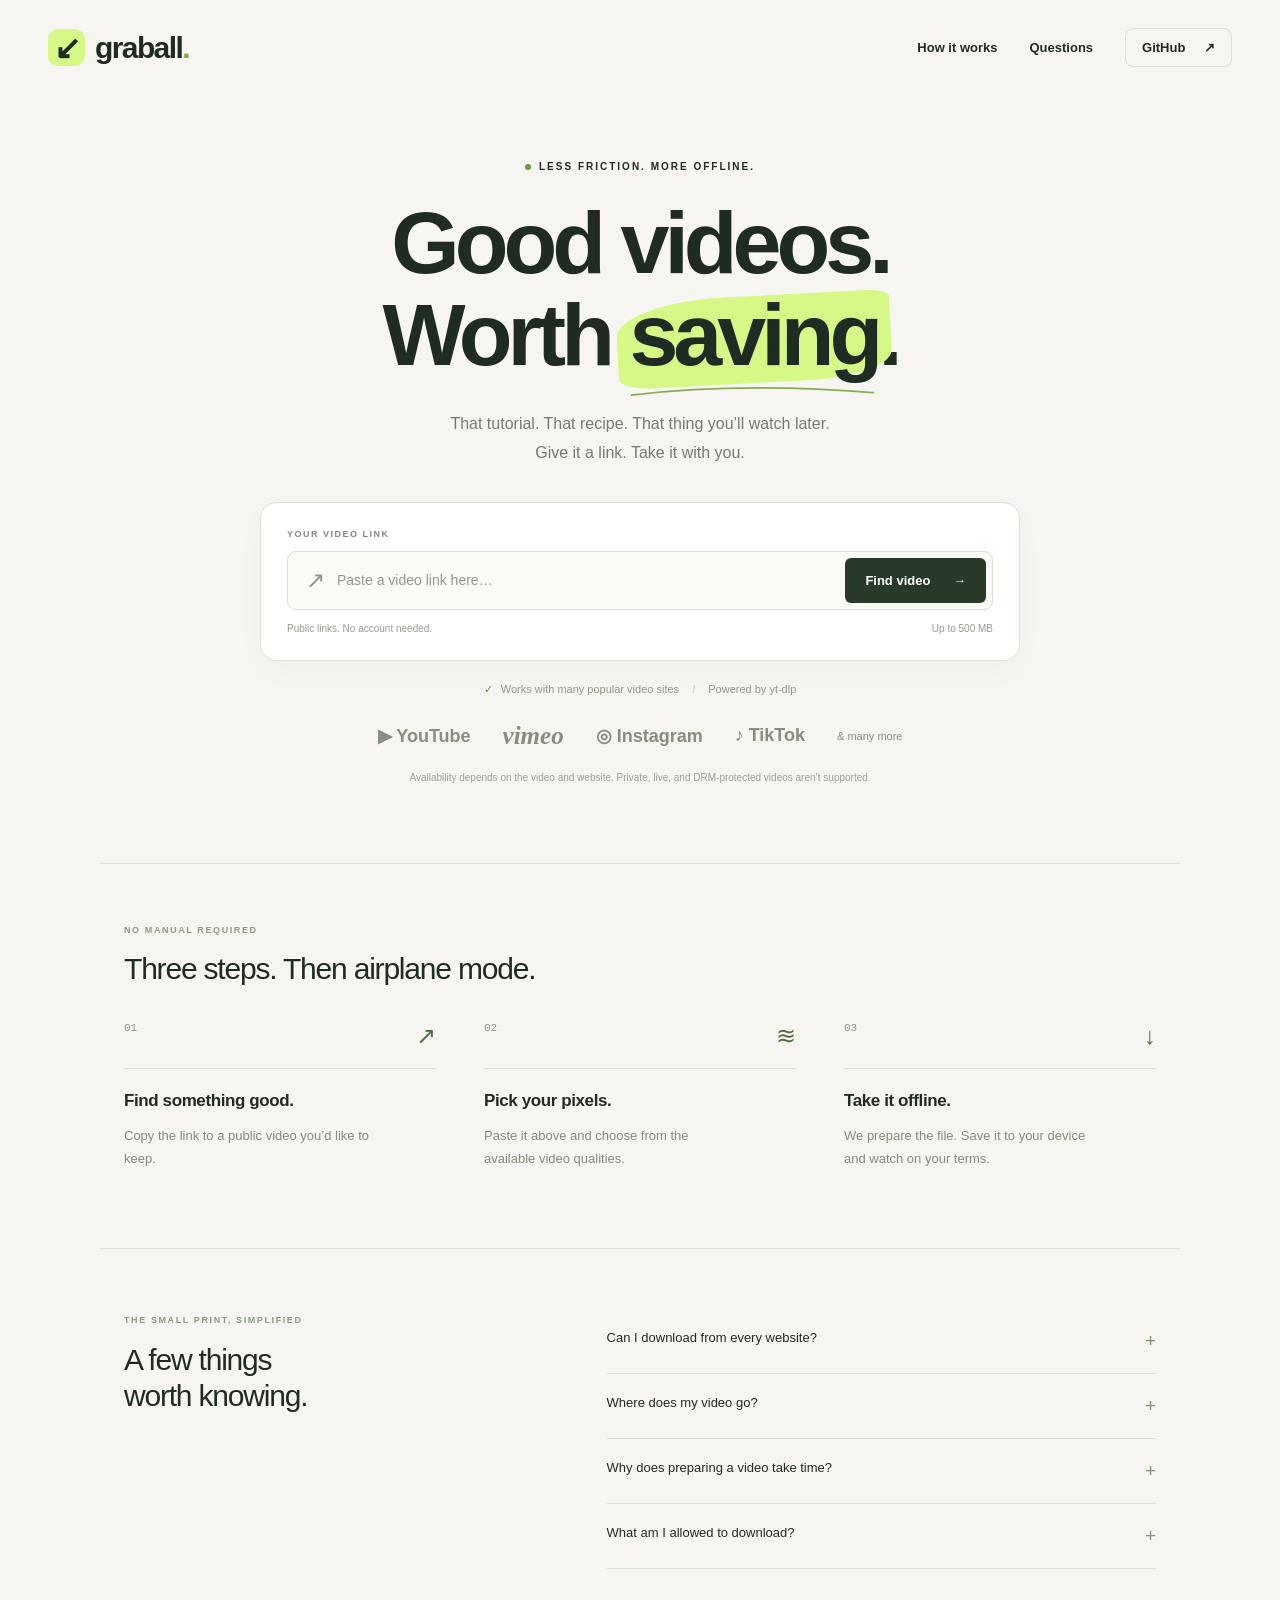
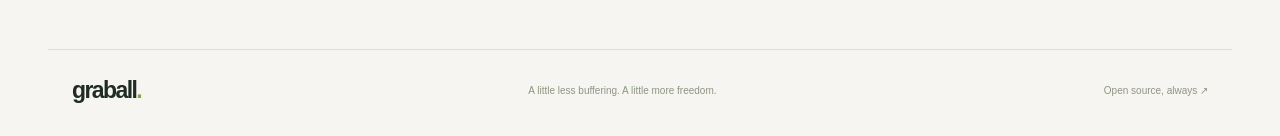
<file: static/index.html>
<!doctype html>
<html lang="en">
<head><meta charset="utf-8"><meta name="viewport" content="width=device-width,initial-scale=1"><meta name="theme-color" content="#f6f5f1"><title>Graball — A link. A video. Yours.</title><meta name="description" content="Paste a public video link, choose a quality, and download with Graball."><link rel="icon" href="/static/icon.svg" type="image/svg+xml"><link rel="stylesheet" href="/static/style.css"><script src="/static/app.js" defer></script></head>
<body>
<header class="header"><a class="brand" href="/" aria-label="Graball home"><span class="brand-icon">↙</span> graball<span class="brand-dot">.</span></a><nav aria-label="Main navigation"><a href="#how">How it works</a><a href="#questions">Questions</a><a class="github" href="https://github.com/FahimZahin/graball" target="_blank" rel="noopener noreferrer">GitHub <span aria-hidden="true">↗</span></a></nav></header>
<main>
<section class="hero" aria-labelledby="hero-title"><div class="eyebrow"><span></span> LESS FRICTION. MORE OFFLINE.</div><h1 id="hero-title">Good videos.<br>Worth <span class="save">saving<svg viewBox="0 0 400 22" aria-hidden="true"><path d="M4 16Q180 -5 393 12"/></svg></span>.</h1><p class="intro">That tutorial. That recipe. That thing you’ll watch later.<br>Give it a link. Take it with you.</p>
<div class="workspace"><form id="link-form"><label for="video-url">YOUR VIDEO LINK</label><div class="input-row"><span class="link-icon" aria-hidden="true">↗</span><input id="video-url" type="url" placeholder="Paste a video link here…" required autocomplete="off" maxlength="4096" aria-describedby="input-hint"><button id="submit" type="submit">Find video <span aria-hidden="true">→</span></button></div><div class="input-meta" id="input-hint"><span>Public links. No account needed.</span><span>Up to 500 MB</span></div></form>
<div id="message" role="status" aria-live="polite" hidden></div>
<section id="result" aria-labelledby="video-title" hidden><div class="video-head"><div class="thumbnail"><img id="thumbnail" alt="" hidden><span id="thumbnail-fallback" aria-hidden="true">▶</span><span id="duration"></span></div><div class="video-info"><span class="found"><span></span> VIDEO FOUND</span><h2 id="video-title"></h2><p id="source"></p></div><button class="clear" id="clear" type="button" aria-label="Clear video">×</button></div><div class="quality-heading"><h3>Make it yours.</h3><span>Choose your quality</span></div><div id="qualities" role="radiogroup" aria-label="Download quality"></div><button class="download" id="download" type="button">Download video <span aria-hidden="true">↓</span></button><div id="progress-area" hidden><div class="progress-text"><span id="progress-label">Preparing your video…</span><span id="percent"></span></div><progress id="progress" max="100" value="0" aria-label="Download progress"></progress></div><a id="save-file" class="download" hidden>Save video to device <span aria-hidden="true">↓</span></a></section>
</div>
<p class="support"><span class="tiny-check">✓</span> Works with many popular video sites <span class="divider">/</span> Powered by yt-dlp</p>
<div class="platforms" aria-label="Examples of sites supported by the engine"><span>▶ YouTube</span><span class="vimeo">vimeo</span><span>◎ Instagram</span><span>♪ TikTok</span><span class="more">& many more</span></div>
<p class="availability">Availability depends on the video and website. Private, live, and DRM-protected videos aren’t supported.</p>
</section>
<section class="how" id="how" aria-labelledby="how-title"><div class="section-top"><span class="section-kicker">NO MANUAL REQUIRED</span><h2 id="how-title">Three steps. Then airplane mode.</h2></div><div class="steps"><article><span class="step-number">01 <span>↗</span></span><h3>Find something good.</h3><p>Copy the link to a public video you’d like to keep.</p></article><article><span class="step-number">02 <span>≋</span></span><h3>Pick your pixels.</h3><p>Paste it above and choose from the available video qualities.</p></article><article><span class="step-number">03 <span>↓</span></span><h3>Take it offline.</h3><p>We prepare the file. Save it to your device and watch on your terms.</p></article></div></section>
<section class="questions" id="questions" aria-labelledby="questions-title"><div><span class="section-kicker">THE SMALL PRINT, SIMPLIFIED</span><h2 id="questions-title">A few things<br>worth knowing.</h2></div><div class="faq"><details><summary>Can I download from every website?<span>+</span></summary><p>Graball uses yt-dlp to support many websites. Some sites restrict downloads, change how videos are delivered, or require login. If a link doesn’t work, we’ll tell you.</p></details><details><summary>Where does my video go?<span>+</span></summary><p>Once the file is ready, select “Save video to device.” Your browser saves it to your downloads folder or asks where to put it. Temporary server files expire after one hour.</p></details><details><summary>Why does preparing a video take time?<span>+</span></summary><p>Some websites store video and audio separately. Graball downloads both and combines them before your file is ready. Longer videos and higher resolutions take more time.</p></details><details><summary>What am I allowed to download?<span>+</span></summary><p>Download videos you own or have permission to save, and follow the source website’s terms. Graball does not bypass DRM or account restrictions.</p></details></div></section>
</main><footer><a class="brand" href="/">graball<span class="brand-dot">.</span></a><p>A little less buffering. A little more freedom.</p><a href="https://github.com/FahimZahin/graball" target="_blank" rel="noopener noreferrer">Open source, always ↗</a></footer>
</body></html>
</file>
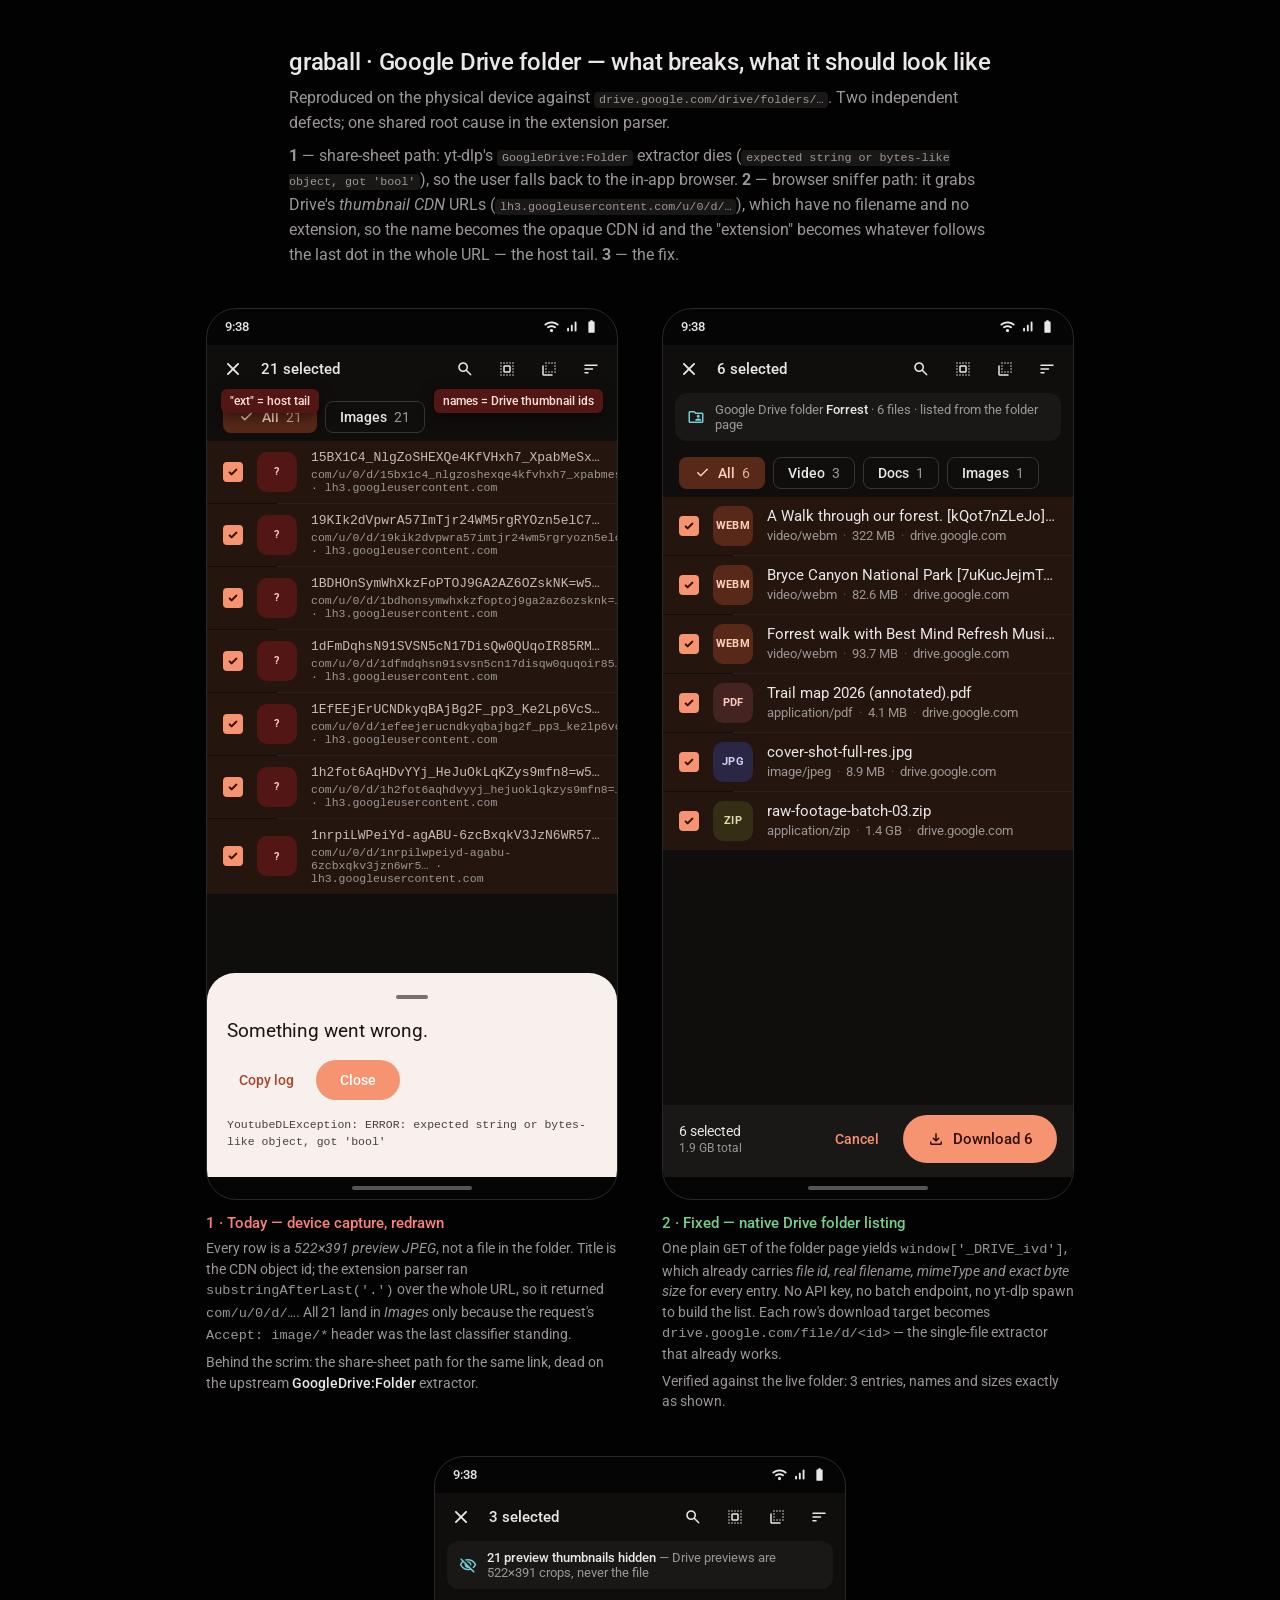
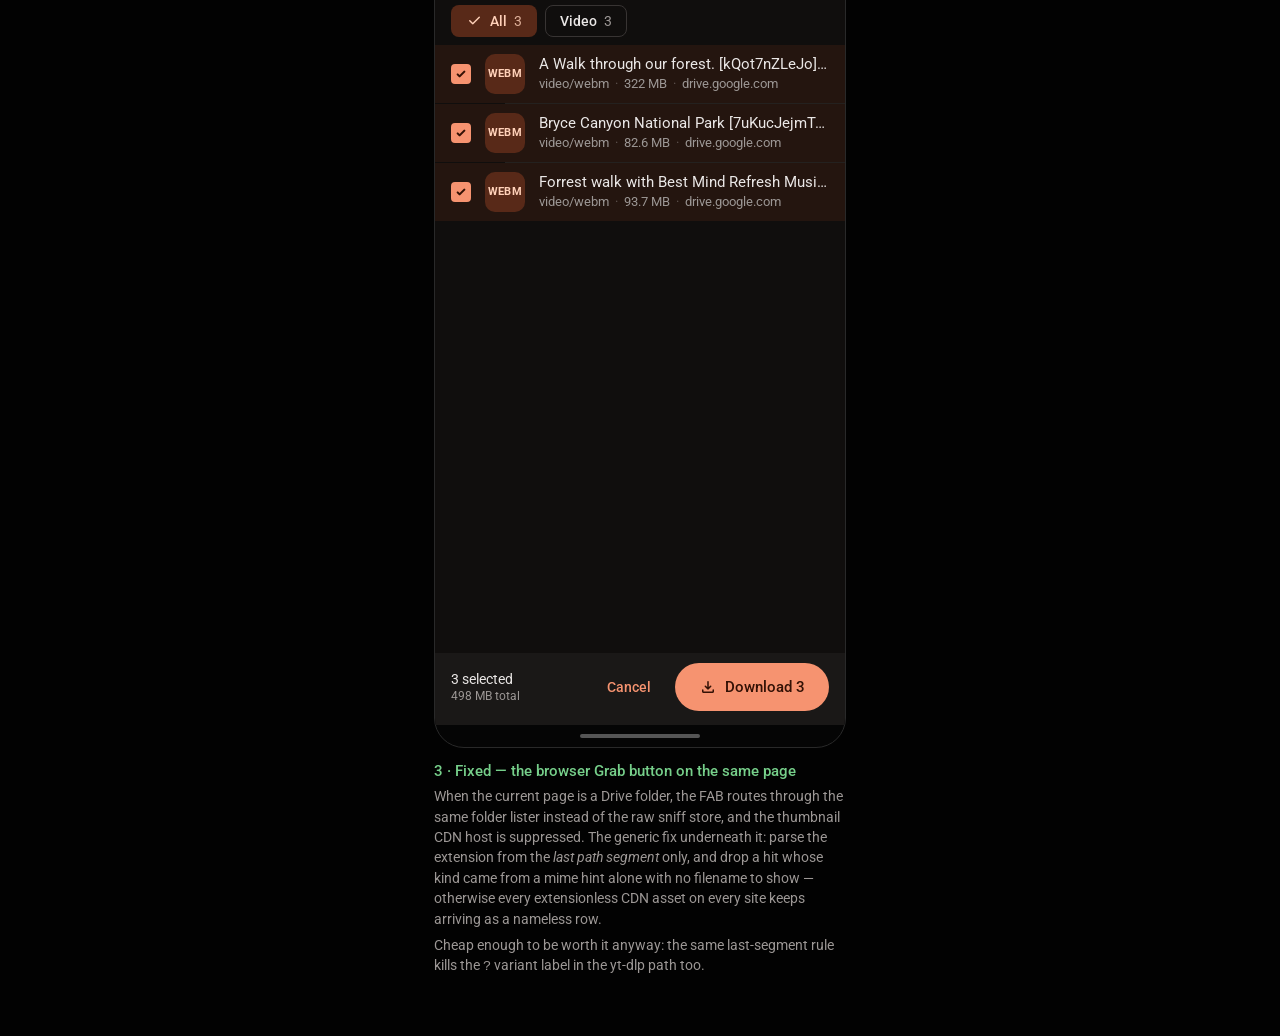
<file: design/mockups-drive.html>
<!DOCTYPE html>
<html lang="en">
<head>
<meta charset="utf-8">
<meta name="viewport" content="width=device-width, initial-scale=1">
<title>graball · Google Drive folder — bug vs. fix</title>
<link rel="preconnect" href="https://fonts.googleapis.com">
<link rel="stylesheet" href="https://fonts.googleapis.com/css2?family=Material+Symbols+Rounded:opsz,wght,FILL,GRAD@20..48,300..500,0..1,0&display=block">
<link rel="stylesheet" href="https://fonts.googleapis.com/css2?family=Roboto:wght@400;500;700&display=swap">
<style>
/* ---------- tokens: identical to design/mockups.html, do not fork ---------- */
:root{
  --bg:        oklch(0.115 0 0);
  --surface:   oklch(0.165 0.004 40);
  --surface-2: oklch(0.21 0.005 40);
  --surface-3: oklch(0.26 0.006 40);
  --outline:   oklch(0.33 0.006 40);
  --ink:       oklch(0.93 0.004 45);
  --muted:     oklch(0.68 0.007 45);
  --primary:   oklch(0.76 0.13 40);
  --on-primary:oklch(0.23 0.06 40);
  --primary-container: oklch(0.34 0.075 40);
  --on-primary-container: oklch(0.90 0.07 45);
  --accent:    oklch(0.80 0.09 200);
  --good:      oklch(0.78 0.13 150);
  --bad:       oklch(0.74 0.15 25);
  --bad-container: oklch(0.30 0.09 25);
  --r-sheet: 28px; --r-card: 12px; --r-chip: 8px;
  --z-sticky: 10; --z-scrim: 20; --z-sheet: 30; --z-bar: 40;
}
*{margin:0;padding:0;box-sizing:border-box}
body{
  background: oklch(0.08 0 0);
  color: var(--ink);
  font-family: Roboto, system-ui, sans-serif;
  padding: 48px 32px 64px;
}
.ms{
  font-family:'Material Symbols Rounded';
  font-weight:normal;font-style:normal;line-height:1;
  letter-spacing:normal;text-transform:none;display:inline-block;
  white-space:nowrap;direction:ltr;-webkit-font-smoothing:antialiased;
  font-variation-settings:'opsz' 24,'wght' 400;
  font-size:22px; user-select:none;
}
.ms.fill{font-variation-settings:'FILL' 1,'opsz' 24}
.ms.sm{font-size:18px}
.ms.xs{font-size:15px}

/* ---------- gallery shell ---------- */
header.gallery{max-width:78ch;margin:0 auto 40px}
header.gallery h1{font-size:1.5rem;font-weight:500;letter-spacing:-0.01em}
header.gallery p{color:var(--muted);margin-top:10px;line-height:1.55;text-wrap:pretty}
header.gallery p+p{margin-top:8px}
header.gallery code{background:var(--surface-2);padding:1px 5px;border-radius:4px;font-size:0.9em}
.frames{display:flex;flex-wrap:wrap;gap:44px;justify-content:center;align-items:flex-start}
figure{display:flex;flex-direction:column;gap:12px;width:412px}
figcaption{color:var(--muted);font-size:0.85rem;line-height:1.5}
figcaption b{color:var(--ink);font-weight:500;display:block;margin-bottom:4px;font-size:0.95rem}
figcaption .tradeoff{display:block;margin-top:6px}
figcaption .tradeoff em{color:var(--ink);font-style:normal;font-weight:500}
figcaption b.bad{color:var(--bad)}
figcaption b.good{color:var(--good)}

/* ---------- phone frame ---------- */
.phone{
  width:412px;height:892px;
  background:var(--bg);
  border-radius:30px;
  border:1px solid oklch(0.28 0 0);
  overflow:hidden;position:relative;
  display:flex;flex-direction:column;
  font-size:15px;
}
.statusbar{
  height:36px;flex:none;display:flex;align-items:center;
  justify-content:space-between;padding:0 18px;font-size:13px;font-weight:500;
}
.statusbar .right{display:flex;gap:5px;align-items:center}
.statusbar .ms{font-size:15px}
.gesture{height:22px;flex:none;display:flex;align-items:center;justify-content:center}
.gesture::before{content:"";width:120px;height:4px;border-radius:2px;background:oklch(0.45 0 0)}
.screen{flex:1;display:flex;flex-direction:column;overflow:hidden;position:relative}

/* ---------- shared components (mirrors mockups.html) ---------- */
.iconbtn{width:40px;height:40px;border-radius:50%;display:flex;align-items:center;justify-content:center;flex:none}
.iconbtn.on{background:var(--primary-container);color:var(--on-primary-container)}
.btn{
  border:none;font:inherit;font-weight:500;font-size:14px;
  height:40px;padding:0 24px;border-radius:20px;
  display:inline-flex;align-items:center;gap:8px;justify-content:center;cursor:pointer;
}
.btn.filled{background:var(--primary);color:var(--on-primary)}
.btn.text{background:none;color:var(--primary);padding:0 12px}
.chip{
  height:32px;padding:0 14px;border-radius:var(--r-chip);
  border:1px solid var(--outline);color:var(--ink);
  display:inline-flex;align-items:center;gap:7px;font-size:13.5px;font-weight:500;flex:none;
}
.chip .count{color:var(--muted);font-weight:400}
.chip.sel{background:var(--primary-container);border-color:transparent;color:var(--on-primary-container)}
.chip.sel .count{color:var(--on-primary-container);opacity:0.8}
.chip .ms{font-size:17px}
.checkbox{width:20px;height:20px;border-radius:4px;border:2px solid var(--muted);flex:none}
.checkbox.on{background:var(--primary);border-color:var(--primary);position:relative}
.checkbox.on::after{
  content:"check";font-family:'Material Symbols Rounded';font-size:16px;font-weight:700;
  color:var(--on-primary);position:absolute;inset:0;display:flex;align-items:center;justify-content:center;
}

/* ---------- the picker sheet ---------- */
.sheet{
  position:absolute;left:0;right:0;top:0;bottom:0;z-index:var(--z-sheet);
  background:var(--surface);
  display:flex;flex-direction:column;overflow:hidden;
}
.sheethead{display:flex;align-items:center;gap:2px;padding:4px 6px;flex:none}
.sheethead .t{font-size:15px;font-weight:500;padding-left:6px}
.sheethead .spacer{flex:1}
.sheetfoot{
  flex:none;display:flex;align-items:center;gap:12px;padding:10px 16px 14px;
  background:var(--surface-2);z-index:var(--z-bar);
}
.sheetfoot .sum{flex:1;min-width:0;font-size:13.5px}
.sheetfoot .sum span{display:block;color:var(--muted);font-size:12px;margin-top:2px}
.sheetfoot .btn.filled{height:48px;border-radius:24px;font-size:15px;flex:none}
.chiprow{display:flex;gap:8px;padding:8px 16px;overflow:hidden;flex:none}
.list{flex:1;overflow:hidden;min-width:0}

/* source strip: says where this list came from, so an empty/odd list is self-explaining */
.srcstrip{
  flex:none;display:flex;align-items:center;gap:10px;
  margin:0 12px 8px;padding:9px 12px;border-radius:var(--r-card);
  background:var(--surface-2);font-size:12.5px;color:var(--muted);
}
.srcstrip .ms{font-size:18px;color:var(--accent);flex:none}
.srcstrip b{color:var(--ink);font-weight:500}

/* type badge */
.ext{
  width:40px;height:40px;border-radius:10px;flex:none;background:var(--surface-2);color:var(--muted);
  display:flex;align-items:center;justify-content:center;font-size:11px;font-weight:700;letter-spacing:0.02em;
}
.ext.doc{background:oklch(0.30 0.05 25);color:oklch(0.88 0.06 30)}
.ext.arc{background:oklch(0.30 0.04 95);color:oklch(0.88 0.06 95)}
.ext.vid{background:var(--primary-container);color:var(--on-primary-container)}
.ext.aud{background:oklch(0.29 0.05 200);color:oklch(0.87 0.06 200)}
.ext.img{background:oklch(0.29 0.05 285);color:oklch(0.87 0.06 290)}
.ext.unk{background:var(--bad-container);color:oklch(0.88 0.08 25)}

.row{display:flex;align-items:center;gap:14px;padding:9px 16px;min-height:58px;width:100%;min-width:0}
.row.sel{background:oklch(0.34 0.075 40 / 0.28)}
.row .body{flex:1;min-width:0}
/* span, so it needs display:block — text-overflow never applies to an inline box */
.row .name{display:block;font-size:14.5px;white-space:nowrap;overflow:hidden;text-overflow:ellipsis}
.row .name.mono{font-family:ui-monospace,'Roboto Mono',monospace;font-size:13px;color:oklch(0.80 0.02 45)}
.row .meta{color:var(--muted);font-size:12.5px;margin-top:3px;display:flex;align-items:center;gap:6px}
.row .meta.mono{font-family:ui-monospace,'Roboto Mono',monospace;font-size:11.5px}
.row .meta .dot{opacity:0.5}
.row .meta .warn{color:var(--bad)}
.divider{height:1px;background:var(--outline);opacity:0.5;margin-left:70px}

/* error sheet (frame 1, share-sheet path) */
.errsheet{
  position:absolute;left:0;right:0;bottom:0;z-index:var(--z-bar);
  background:oklch(0.96 0.01 40);color:oklch(0.20 0.02 40);
  border-radius:var(--r-sheet) var(--r-sheet) 0 0;padding:22px 20px 26px;
}
.errsheet .handle{width:32px;height:4px;border-radius:2px;background:oklch(0.55 0.01 40);margin:0 auto 20px}
.errsheet h3{font-size:19px;font-weight:400;margin-bottom:18px}
.errsheet .acts{display:flex;align-items:center;gap:10px}
.errsheet .btn.filled{background:var(--primary);color:oklch(1 0 0)}
.errsheet .btn.text{color:oklch(0.52 0.14 35)}
.errsheet .log{
  margin-top:16px;font-family:ui-monospace,'Roboto Mono',monospace;font-size:11.5px;
  color:oklch(0.38 0.02 40);line-height:1.5;word-break:break-word;
}
.scrim{position:absolute;inset:0;background:oklch(0 0 0 / 0.45);z-index:var(--z-scrim)}

/* annotation callouts */
.note{
  position:absolute;z-index:calc(var(--z-bar) + 5);
  background:var(--bad-container);color:oklch(0.94 0.05 25);
  font-size:11.5px;font-weight:500;padding:5px 9px;border-radius:6px;
  box-shadow:0 4px 14px oklch(0 0 0 / 0.5);
}
</style>
</head>
<body>

<header class="gallery">
  <h1>graball · Google Drive folder — what breaks, what it should look like</h1>
  <p>Reproduced on the physical device against <code>drive.google.com/drive/folders/…</code>.
     Two independent defects; one shared root cause in the extension parser.</p>
  <p><b>1</b> — share-sheet path: yt-dlp's <code>GoogleDrive:Folder</code> extractor dies
     (<code>expected string or bytes-like object, got 'bool'</code>), so the user falls back to the in-app
     browser. <b>2</b> — browser sniffer path: it grabs Drive's <em>thumbnail CDN</em> URLs
     (<code>lh3.googleusercontent.com/u/0/d/…</code>), which have no filename and no extension, so the
     name becomes the opaque CDN id and the "extension" becomes whatever follows the last dot in the
     whole URL — the host tail. <b>3</b> — the fix.</p>
</header>

<div class="frames">

<!-- ============================================================ 1 · BROKEN (what ships today) -->
<figure>
  <div class="phone">
    <div class="statusbar">
      <span>9:38</span>
      <span class="right"><span class="ms xs">wifi</span><span class="ms xs">signal_cellular_alt</span><span class="ms xs fill">battery_full</span></span>
    </div>
    <div class="screen">
      <div class="sheet">
        <div class="sheethead">
          <span class="iconbtn"><span class="ms">close</span></span>
          <span class="t">21 selected</span>
          <span class="spacer"></span>
          <span class="iconbtn"><span class="ms sm">search</span></span>
          <span class="iconbtn"><span class="ms sm">select_all</span></span>
          <span class="iconbtn"><span class="ms sm">flip_to_back</span></span>
          <span class="iconbtn"><span class="ms sm">sort</span></span>
        </div>
        <div class="chiprow">
          <span class="chip sel"><span class="ms">check</span>All <span class="count">21</span></span>
          <span class="chip">Images <span class="count">21</span></span>
        </div>
        <div class="list">
          <div class="row sel">
            <span class="checkbox on"></span>
            <span class="ext unk">?</span>
            <span class="body">
              <span class="name mono">15BX1C4_NlgZoSHEXQe4KfVHxh7_XpabMeSx3C6uoEdA=w522-h391-p-k-nu-iv11</span>
              <span class="meta mono warn">com/u/0/d/15bx1c4_nlgzoshexqe4kfvhxh7_xpabmesx… · lh3.googleusercontent.com</span>
            </span>
          </div>
          <div class="divider"></div>
          <div class="row sel">
            <span class="checkbox on"></span>
            <span class="ext unk">?</span>
            <span class="body">
              <span class="name mono">19KIk2dVpwrA57ImTjr24WM5rgRYOzn5elC7obu_l-jU=w522-h391-p-k-nu-iv66</span>
              <span class="meta mono warn">com/u/0/d/19kik2dvpwra57imtjr24wm5rgryozn5elc… · lh3.googleusercontent.com</span>
            </span>
          </div>
          <div class="divider"></div>
          <div class="row sel">
            <span class="checkbox on"></span>
            <span class="ext unk">?</span>
            <span class="body">
              <span class="name mono">1BDHOnSymWhXkzFoPTOJ9GA2AZ6OZskNK=w522-h391-p-k-nu-iv76</span>
              <span class="meta mono warn">com/u/0/d/1bdhonsymwhxkzfoptoj9ga2az6ozsknk=… · lh3.googleusercontent.com</span>
            </span>
          </div>
          <div class="divider"></div>
          <div class="row sel">
            <span class="checkbox on"></span>
            <span class="ext unk">?</span>
            <span class="body">
              <span class="name mono">1dFmDqhsN91SVSN5cN17DisQw0QUqoIR85RMi5nbL2fw=w522-h391-p-k-nu-iv36</span>
              <span class="meta mono warn">com/u/0/d/1dfmdqhsn91svsn5cn17disqw0quqoir85… · lh3.googleusercontent.com</span>
            </span>
          </div>
          <div class="divider"></div>
          <div class="row sel">
            <span class="checkbox on"></span>
            <span class="ext unk">?</span>
            <span class="body">
              <span class="name mono">1EfEEjErUCNDkyqBAjBg2F_pp3_Ke2Lp6VcSANSgMmxY=w522-h391-p-k-nu-iv51</span>
              <span class="meta mono warn">com/u/0/d/1efeejerucndkyqbajbg2f_pp3_ke2lp6vc… · lh3.googleusercontent.com</span>
            </span>
          </div>
          <div class="divider"></div>
          <div class="row sel">
            <span class="checkbox on"></span>
            <span class="ext unk">?</span>
            <span class="body">
              <span class="name mono">1h2fot6AqHDvYYj_HeJuOkLqKZys9mfn8=w522-h391-p-k-nu-iv100</span>
              <span class="meta mono warn">com/u/0/d/1h2fot6aqhdvyyj_hejuoklqkzys9mfn8=… · lh3.googleusercontent.com</span>
            </span>
          </div>
          <div class="divider"></div>
          <div class="row sel">
            <span class="checkbox on"></span>
            <span class="ext unk">?</span>
            <span class="body">
              <span class="name mono">1nrpiLWPeiYd-agABU-6zcBxqkV3JzN6WR57AaDOGGhQ=w522-h391-p-k-nu-iv27</span>
              <span class="meta mono warn">com/u/0/d/1nrpilwpeiyd-agabu-6zcbxqkv3jzn6wr5… · lh3.googleusercontent.com</span>
            </span>
          </div>
        </div>
        <div class="sheetfoot">
          <span class="sum">21 selected<span>size unknown</span></span>
          <span class="btn text">Cancel</span>
          <span class="btn filled"><span class="ms sm">download</span>Download 21</span>
        </div>
      </div>

      <div class="scrim"></div>
      <div class="errsheet">
        <div class="handle"></div>
        <h3>Something went wrong.</h3>
        <div class="acts">
          <span class="btn text">Copy log</span>
          <span class="btn filled">Close</span>
        </div>
        <div class="log">YoutubeDLException: ERROR: expected string or bytes-like object, got 'bool'</div>
      </div>

      <span class="note" style="top:44px;right:14px">names = Drive thumbnail ids</span>
      <span class="note" style="top:44px;left:14px">"ext" = host tail</span>
    </div>
    <div class="gesture"></div>
  </div>
  <figcaption>
    <b class="bad">1 · Today — device capture, redrawn</b>
    Every row is a <em>522×391 preview JPEG</em>, not a file in the folder. Title is the CDN object id;
    the extension parser ran <code>substringAfterLast('.')</code> over the whole URL, so it returned
    <code>com/u/0/d/…</code>. All 21 land in <em>Images</em> only because the request's
    <code>Accept: image/*</code> header was the last classifier standing.
    <span class="tradeoff">Behind the scrim: the share-sheet path for the same link, dead on the
    upstream <em>GoogleDrive:Folder</em> extractor.</span>
  </figcaption>
</figure>

<!-- ============================================================ 2 · FIXED (folder listing) -->
<figure>
  <div class="phone">
    <div class="statusbar">
      <span>9:38</span>
      <span class="right"><span class="ms xs">wifi</span><span class="ms xs">signal_cellular_alt</span><span class="ms xs fill">battery_full</span></span>
    </div>
    <div class="screen">
      <div class="sheet">
        <div class="sheethead">
          <span class="iconbtn"><span class="ms">close</span></span>
          <span class="t">6 selected</span>
          <span class="spacer"></span>
          <span class="iconbtn"><span class="ms sm">search</span></span>
          <span class="iconbtn"><span class="ms sm">select_all</span></span>
          <span class="iconbtn"><span class="ms sm">flip_to_back</span></span>
          <span class="iconbtn"><span class="ms sm">sort</span></span>
        </div>
        <div class="srcstrip">
          <span class="ms">folder_shared</span>
          <span>Google&nbsp;Drive folder <b>Forrest</b> · 6 files · listed from the folder page</span>
        </div>
        <div class="chiprow">
          <span class="chip sel"><span class="ms">check</span>All <span class="count">6</span></span>
          <span class="chip">Video <span class="count">3</span></span>
          <span class="chip">Docs <span class="count">1</span></span>
          <span class="chip">Images <span class="count">1</span></span>
        </div>
        <div class="list">
          <div class="row sel">
            <span class="checkbox on"></span>
            <span class="ext vid">WEBM</span>
            <span class="body">
              <span class="name">A Walk through our forest. [kQot7nZLeJo].webm</span>
              <span class="meta">video/webm <span class="dot">·</span> 322 MB <span class="dot">·</span> drive.google.com</span>
            </span>
          </div>
          <div class="divider"></div>
          <div class="row sel">
            <span class="checkbox on"></span>
            <span class="ext vid">WEBM</span>
            <span class="body">
              <span class="name">Bryce Canyon National Park [7uKucJejmTc].webm</span>
              <span class="meta">video/webm <span class="dot">·</span> 82.6 MB <span class="dot">·</span> drive.google.com</span>
            </span>
          </div>
          <div class="divider"></div>
          <div class="row sel">
            <span class="checkbox on"></span>
            <span class="ext vid">WEBM</span>
            <span class="body">
              <span class="name">Forrest walk with Best Mind Refresh Music Mithran [tEvJKrE4cS0].webm</span>
              <span class="meta">video/webm <span class="dot">·</span> 93.7 MB <span class="dot">·</span> drive.google.com</span>
            </span>
          </div>
          <div class="divider"></div>
          <div class="row sel">
            <span class="checkbox on"></span>
            <span class="ext doc">PDF</span>
            <span class="body">
              <span class="name">Trail map 2026 (annotated).pdf</span>
              <span class="meta">application/pdf <span class="dot">·</span> 4.1 MB <span class="dot">·</span> drive.google.com</span>
            </span>
          </div>
          <div class="divider"></div>
          <div class="row sel">
            <span class="checkbox on"></span>
            <span class="ext img">JPG</span>
            <span class="body">
              <span class="name">cover-shot-full-res.jpg</span>
              <span class="meta">image/jpeg <span class="dot">·</span> 8.9 MB <span class="dot">·</span> drive.google.com</span>
            </span>
          </div>
          <div class="divider"></div>
          <div class="row sel">
            <span class="checkbox on"></span>
            <span class="ext arc">ZIP</span>
            <span class="body">
              <span class="name">raw-footage-batch-03.zip</span>
              <span class="meta">application/zip <span class="dot">·</span> 1.4 GB <span class="dot">·</span> drive.google.com</span>
            </span>
          </div>
        </div>
        <div class="sheetfoot">
          <span class="sum">6 selected<span>1.9 GB total</span></span>
          <span class="btn text">Cancel</span>
          <span class="btn filled"><span class="ms sm">download</span>Download 6</span>
        </div>
      </div>

    </div>
    <div class="gesture"></div>
  </div>
  <figcaption>
    <b class="good">2 · Fixed — native Drive folder listing</b>
    One plain <code>GET</code> of the folder page yields <code>window['_DRIVE_ivd']</code>, which already
    carries <em>file id, real filename, mimeType and exact byte size</em> for every entry. No API key,
    no batch endpoint, no yt-dlp spawn to build the list. Each row's download target becomes
    <code>drive.google.com/file/d/&lt;id&gt;</code> — the single-file extractor that already works.
    <span class="tradeoff">Verified against the live folder: 3 entries, names and sizes exactly as shown.</span>
  </figcaption>
</figure>

<!-- ============================================================ 3 · FIXED (sniffer on a Drive page) -->
<figure>
  <div class="phone">
    <div class="statusbar">
      <span>9:38</span>
      <span class="right"><span class="ms xs">wifi</span><span class="ms xs">signal_cellular_alt</span><span class="ms xs fill">battery_full</span></span>
    </div>
    <div class="screen">
      <div class="sheet">
        <div class="sheethead">
          <span class="iconbtn"><span class="ms">close</span></span>
          <span class="t">3 selected</span>
          <span class="spacer"></span>
          <span class="iconbtn"><span class="ms sm">search</span></span>
          <span class="iconbtn"><span class="ms sm">select_all</span></span>
          <span class="iconbtn"><span class="ms sm">flip_to_back</span></span>
          <span class="iconbtn"><span class="ms sm">sort</span></span>
        </div>
        <div class="srcstrip">
          <span class="ms">visibility_off</span>
          <span><b>21 preview thumbnails hidden</b> — Drive previews are 522×391 crops, never the file</span>
        </div>
        <div class="chiprow">
          <span class="chip sel"><span class="ms">check</span>All <span class="count">3</span></span>
          <span class="chip">Video <span class="count">3</span></span>
        </div>
        <div class="list">
          <div class="row sel">
            <span class="checkbox on"></span>
            <span class="ext vid">WEBM</span>
            <span class="body">
              <span class="name">A Walk through our forest. [kQot7nZLeJo].webm</span>
              <span class="meta">video/webm <span class="dot">·</span> 322 MB <span class="dot">·</span> drive.google.com</span>
            </span>
          </div>
          <div class="divider"></div>
          <div class="row sel">
            <span class="checkbox on"></span>
            <span class="ext vid">WEBM</span>
            <span class="body">
              <span class="name">Bryce Canyon National Park [7uKucJejmTc].webm</span>
              <span class="meta">video/webm <span class="dot">·</span> 82.6 MB <span class="dot">·</span> drive.google.com</span>
            </span>
          </div>
          <div class="divider"></div>
          <div class="row sel">
            <span class="checkbox on"></span>
            <span class="ext vid">WEBM</span>
            <span class="body">
              <span class="name">Forrest walk with Best Mind Refresh Music Mithran [tEvJKrE4cS0].webm</span>
              <span class="meta">video/webm <span class="dot">·</span> 93.7 MB <span class="dot">·</span> drive.google.com</span>
            </span>
          </div>
        </div>
        <div class="sheetfoot">
          <span class="sum">3 selected<span>498 MB total</span></span>
          <span class="btn text">Cancel</span>
          <span class="btn filled"><span class="ms sm">download</span>Download 3</span>
        </div>
      </div>
    </div>
    <div class="gesture"></div>
  </div>
  <figcaption>
    <b class="good">3 · Fixed — the browser Grab button on the same page</b>
    When the current page is a Drive folder, the FAB routes through the same folder lister instead of
    the raw sniff store, and the thumbnail CDN host is suppressed. The generic fix underneath it:
    parse the extension from the <em>last path segment</em> only, and drop a hit whose kind came from a
    mime hint alone with no filename to show — otherwise every extensionless CDN asset on every site
    keeps arriving as a nameless row.
    <span class="tradeoff">Cheap enough to be worth it anyway: the same last-segment rule kills the
    <code>?</code> variant label in the yt-dlp path too.</span>
  </figcaption>
</figure>

</div>
</body>
</html>
</file>
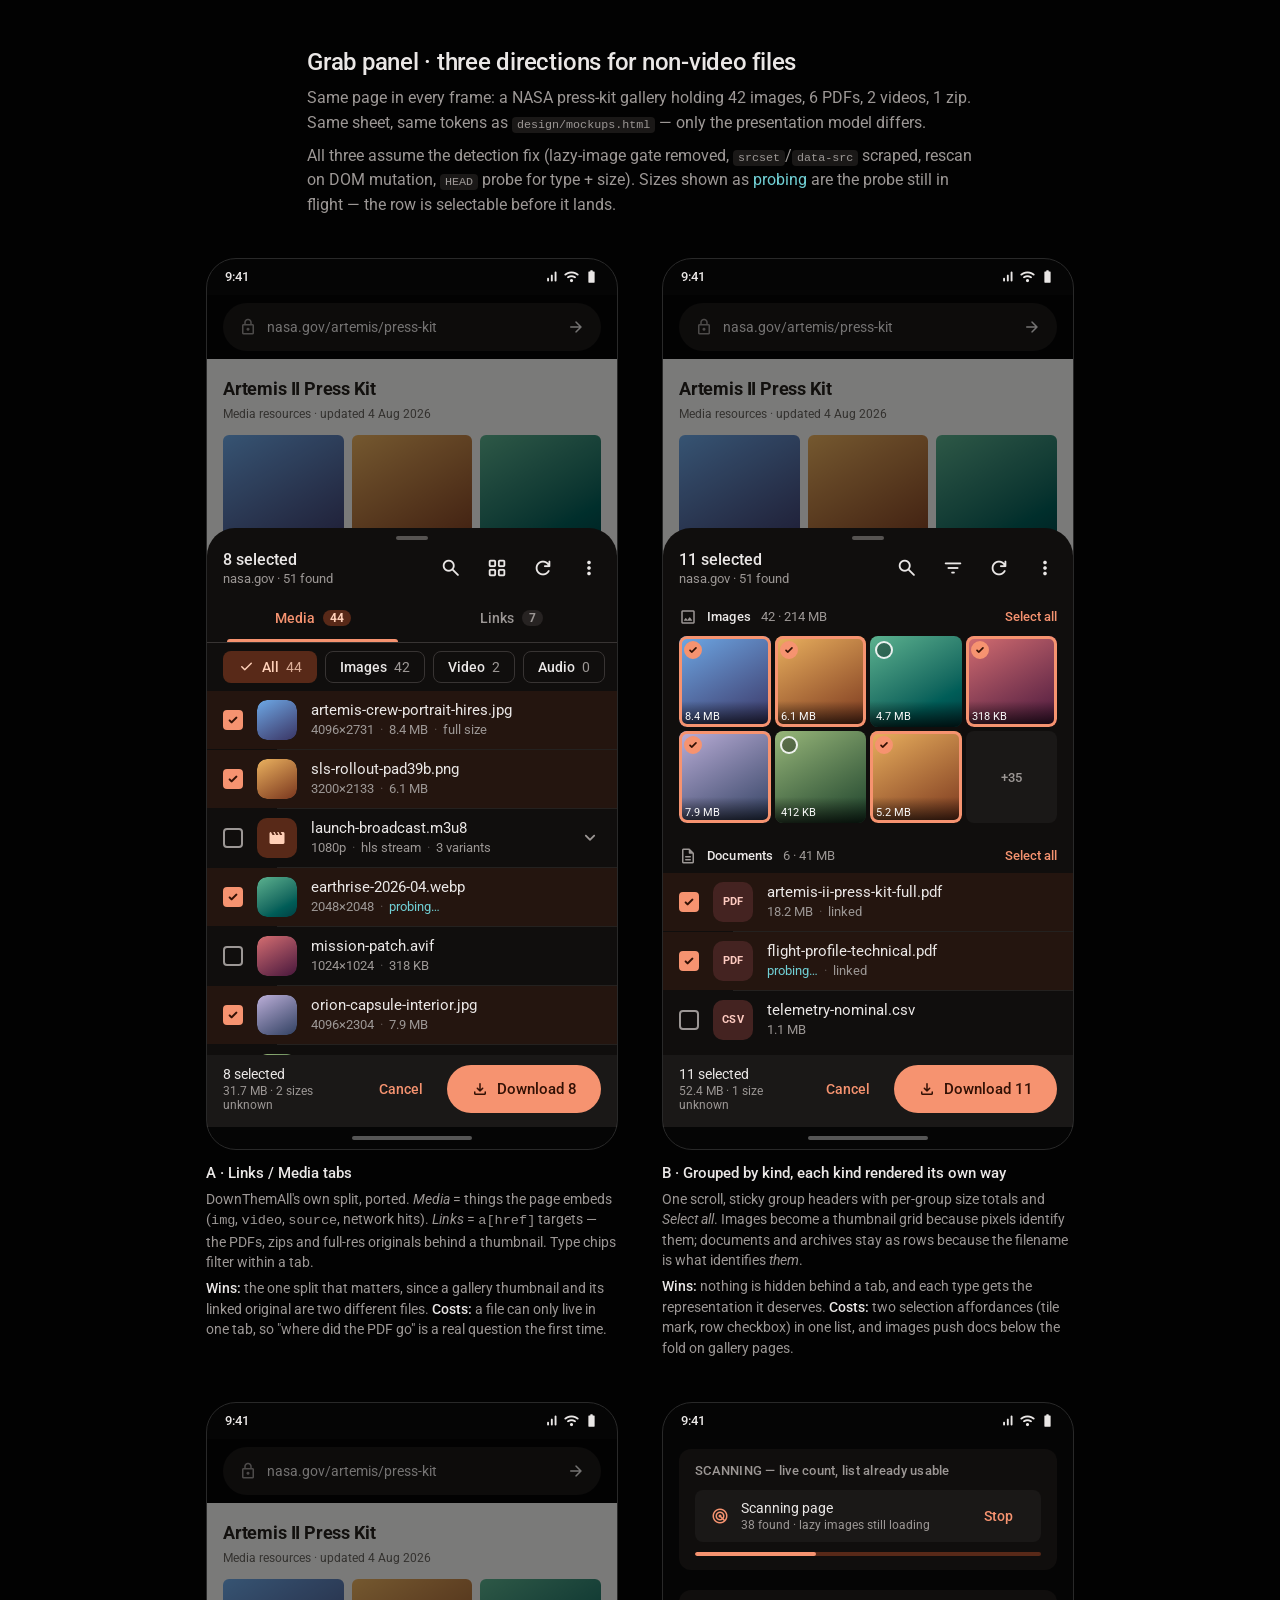
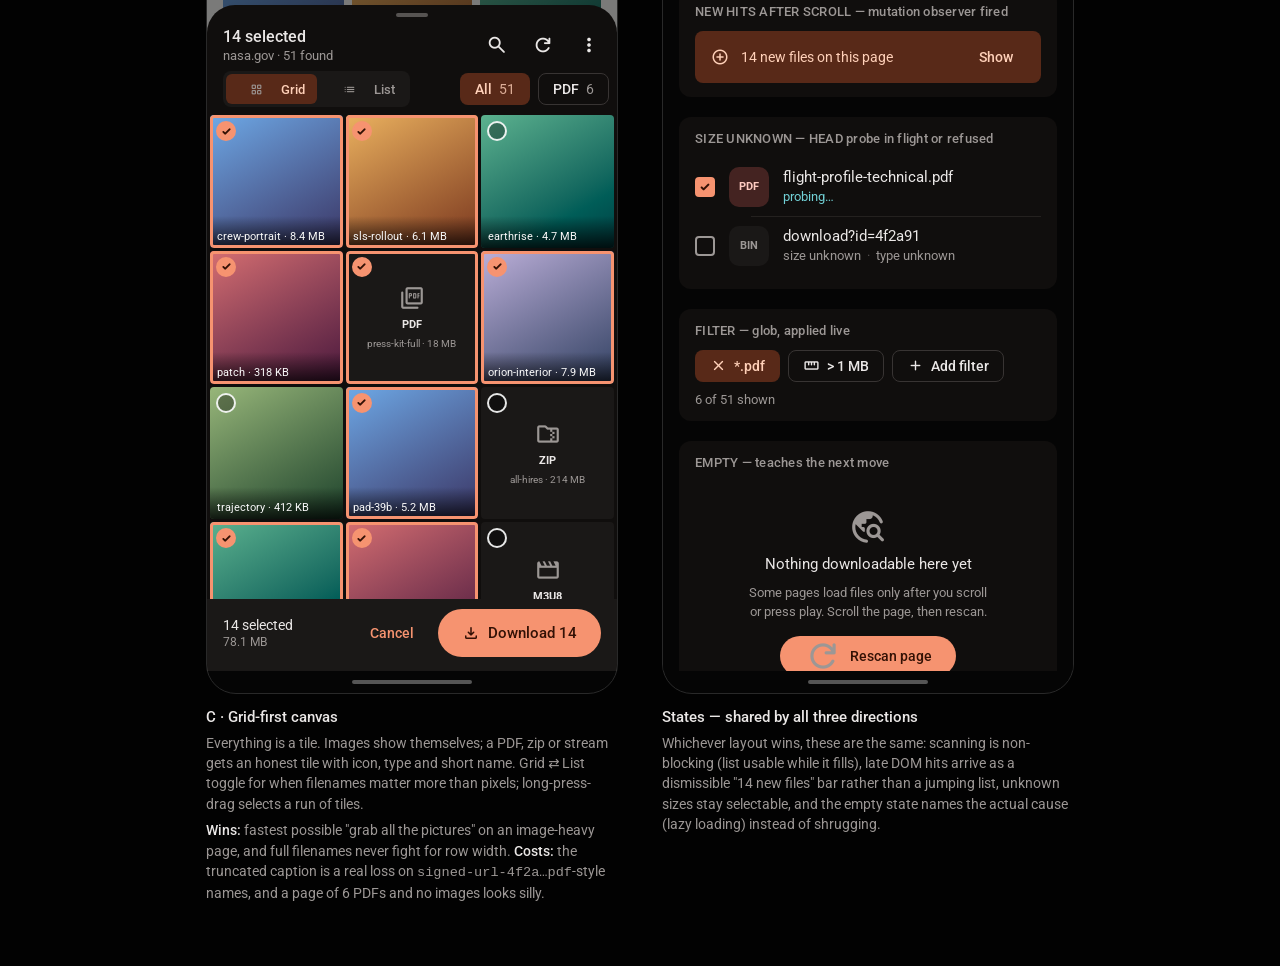
<file: design/mockups-grab.html>
<!DOCTYPE html>
<html lang="en">
<head>
<meta charset="utf-8">
<meta name="viewport" content="width=device-width, initial-scale=1">
<title>graball · non-video grab panel — 3 directions</title>
<link rel="preconnect" href="https://fonts.googleapis.com">
<link rel="stylesheet" href="https://fonts.googleapis.com/css2?family=Material+Symbols+Rounded:opsz,wght,FILL,GRAD@20..48,300..500,0..1,0&display=block">
<link rel="stylesheet" href="https://fonts.googleapis.com/css2?family=Roboto:wght@400;500;700&display=swap">
<style>
/* ---------- tokens: identical to design/mockups.html, do not fork ---------- */
:root{
  --bg:        oklch(0.115 0 0);
  --surface:   oklch(0.165 0.004 40);
  --surface-2: oklch(0.21 0.005 40);
  --surface-3: oklch(0.26 0.006 40);
  --outline:   oklch(0.33 0.006 40);
  --ink:       oklch(0.93 0.004 45);
  --muted:     oklch(0.68 0.007 45);
  --primary:   oklch(0.76 0.13 40);
  --on-primary:oklch(0.23 0.06 40);
  --primary-container: oklch(0.34 0.075 40);
  --on-primary-container: oklch(0.90 0.07 45);
  --accent:    oklch(0.80 0.09 200);
  --good:      oklch(0.78 0.13 150);
  --bad:       oklch(0.74 0.15 25);
  --bad-container: oklch(0.30 0.09 25);
  --r-sheet: 28px; --r-card: 12px; --r-chip: 8px;
  /* semantic z-scale */
  --z-sticky: 10; --z-scrim: 20; --z-sheet: 30; --z-bar: 40;
}
*{margin:0;padding:0;box-sizing:border-box}
body{
  background: oklch(0.08 0 0);
  color: var(--ink);
  font-family: Roboto, system-ui, sans-serif;
  padding: 48px 32px 64px;
}
.ms{
  font-family:'Material Symbols Rounded';
  font-weight:normal;font-style:normal;line-height:1;
  letter-spacing:normal;text-transform:none;display:inline-block;
  white-space:nowrap;direction:ltr;-webkit-font-smoothing:antialiased;
  font-variation-settings:'opsz' 24,'wght' 400;
  font-size:22px; user-select:none;
}
.ms.fill{font-variation-settings:'FILL' 1,'opsz' 24}
.ms.sm{font-size:18px}
.ms.xs{font-size:15px}

/* ---------- gallery shell ---------- */
header.gallery{max-width:74ch;margin:0 auto 40px}
header.gallery h1{font-size:1.5rem;font-weight:500;letter-spacing:-0.01em}
header.gallery p{color:var(--muted);margin-top:10px;line-height:1.55;text-wrap:pretty}
header.gallery p+p{margin-top:8px}
header.gallery code{background:var(--surface-2);padding:1px 5px;border-radius:4px;font-size:0.9em}
.frames{display:flex;flex-wrap:wrap;gap:44px;justify-content:center;align-items:flex-start}
figure{display:flex;flex-direction:column;gap:12px;width:412px}
figcaption{color:var(--muted);font-size:0.85rem;line-height:1.5}
figcaption b{color:var(--ink);font-weight:500;display:block;margin-bottom:4px;font-size:0.95rem}
figcaption .tradeoff{display:block;margin-top:6px}
figcaption .tradeoff em{color:var(--ink);font-style:normal;font-weight:500}

/* ---------- phone frame ---------- */
.phone{
  width:412px;height:892px;
  background:var(--bg);
  border-radius:30px;
  border:1px solid oklch(0.28 0 0);
  overflow:hidden;position:relative;
  display:flex;flex-direction:column;
  font-size:15px;
}
.statusbar{
  height:36px;flex:none;display:flex;align-items:center;
  justify-content:space-between;padding:0 18px;font-size:13px;font-weight:500;
}
.statusbar .right{display:flex;gap:5px;align-items:center}
.statusbar .ms{font-size:15px}
.gesture{height:22px;flex:none;display:flex;align-items:center;justify-content:center}
.gesture::before{content:"";width:120px;height:4px;border-radius:2px;background:oklch(0.45 0 0)}
.screen{flex:1;display:flex;flex-direction:column;overflow:hidden;position:relative}

/* ---------- shared components (mirrors mockups.html) ---------- */
.iconbtn{width:40px;height:40px;border-radius:50%;display:flex;align-items:center;justify-content:center;flex:none}
.iconbtn.on{background:var(--primary-container);color:var(--on-primary-container)}
.btn{
  border:none;font:inherit;font-weight:500;font-size:14px;
  height:40px;padding:0 24px;border-radius:20px;
  display:inline-flex;align-items:center;gap:8px;justify-content:center;cursor:pointer;
}
.btn.filled{background:var(--primary);color:var(--on-primary)}
.btn.text{background:none;color:var(--primary);padding:0 12px}
.chip{
  height:32px;padding:0 14px;border-radius:var(--r-chip);
  border:1px solid var(--outline);color:var(--ink);
  display:inline-flex;align-items:center;gap:7px;font-size:13.5px;font-weight:500;flex:none;
}
.chip .count{color:var(--muted);font-weight:400}
.chip.sel{background:var(--primary-container);border-color:transparent;color:var(--on-primary-container)}
.chip.sel .count{color:var(--on-primary-container);opacity:0.8}
.chip .ms{font-size:17px}
.checkbox{width:20px;height:20px;border-radius:4px;border:2px solid var(--muted);flex:none}
.checkbox.on{background:var(--primary);border-color:var(--primary);position:relative}
.checkbox.on::after{
  content:"check";font-family:'Material Symbols Rounded';font-size:16px;font-weight:700;
  color:var(--on-primary);position:absolute;inset:0;display:flex;align-items:center;justify-content:center;
}
.linprog{height:4px;border-radius:2px;background:var(--primary-container);overflow:hidden;position:relative}
.linprog::after{
  content:"";position:absolute;inset:0;width:35%;border-radius:2px;background:var(--primary);
  animation:indet 1.4s cubic-bezier(0.65,0,0.35,1) infinite;
}
@keyframes indet{from{transform:translateX(-110%)}to{transform:translateX(400%)}}
@media (prefers-reduced-motion: reduce){.linprog::after{animation:none;width:100%;opacity:0.5}}

/* ---------- browser behind the sheet ---------- */
.urlbar{
  margin:8px 16px;height:48px;border-radius:24px;background:var(--surface-2);
  display:flex;align-items:center;gap:10px;padding:0 16px;font-size:14px;
}
.urlbar .lock{color:var(--muted)}
.webview{flex:1;background:oklch(0.97 0.002 80);color:oklch(0.25 0.01 80);overflow:hidden;padding:18px 16px}
.webview h2{font-size:18px;line-height:1.3;font-weight:700;letter-spacing:-0.01em}
.webview .byline{font-size:12px;color:oklch(0.5 0.01 80);margin:7px 0 14px}
.webview .pgrid{display:grid;grid-template-columns:repeat(3,1fr);gap:8px}
.webview .pgrid span{aspect-ratio:1;border-radius:6px}
.scrim{position:absolute;inset:0;background:oklch(0 0 0 / 0.5);z-index:var(--z-scrim)}

/* photo stand-ins: no network assets in a mockup, so gradients play the part */
.px1{background:linear-gradient(150deg,oklch(0.72 0.11 250),oklch(0.36 0.08 285))}
.px2{background:linear-gradient(150deg,oklch(0.80 0.12 75),oklch(0.42 0.10 40))}
.px3{background:linear-gradient(150deg,oklch(0.70 0.10 165),oklch(0.33 0.07 200))}
.px4{background:linear-gradient(150deg,oklch(0.66 0.13 20),oklch(0.30 0.09 340))}
.px5{background:linear-gradient(150deg,oklch(0.78 0.06 300),oklch(0.38 0.06 265))}
.px6{background:linear-gradient(150deg,oklch(0.74 0.09 130),oklch(0.35 0.06 155))}

/* ---------- the grab sheet ---------- */
.sheet{
  position:absolute;left:0;right:0;bottom:0;z-index:var(--z-sheet);
  background:var(--surface);border-radius:var(--r-sheet) var(--r-sheet) 0 0;
  display:flex;flex-direction:column;overflow:hidden;
}
.sheet .handle{width:32px;height:4px;border-radius:2px;background:var(--muted);opacity:0.5;margin:8px auto 6px;flex:none}
.sheethead{display:flex;align-items:center;gap:6px;padding:2px 8px 6px 16px;flex:none}
.sheethead .t{font-size:16px;font-weight:500}
.sheethead .s{color:var(--muted);font-size:12.5px;margin-top:2px}
.sheethead .spacer{flex:1}
.sheetbody{flex:1;overflow:hidden;position:relative}
.sheetfoot{
  flex:none;display:flex;align-items:center;gap:12px;padding:10px 16px 14px;
  background:var(--surface-2);z-index:var(--z-bar);
}
.sheetfoot .sum{flex:1;min-width:0;font-size:13.5px}
.sheetfoot .sum span{display:block;color:var(--muted);font-size:12px;margin-top:2px}
.sheetfoot .btn.filled{height:48px;border-radius:24px;font-size:15px;flex:none}
.chiprow{display:flex;gap:8px;padding:8px 16px;overflow:hidden;flex:none}

/* type badge: replaces a thumbnail when the file has no pixels to show */
.ext{
  width:40px;height:40px;border-radius:10px;flex:none;background:var(--surface-2);color:var(--muted);
  display:flex;align-items:center;justify-content:center;font-size:11px;font-weight:700;letter-spacing:0.02em;
}
.ext.doc{background:oklch(0.30 0.05 25);color:oklch(0.88 0.06 30)}
.ext.arc{background:oklch(0.30 0.04 95);color:oklch(0.88 0.06 95)}
.ext.vid{background:var(--primary-container);color:var(--on-primary-container)}
.ext.aud{background:oklch(0.29 0.05 200);color:oklch(0.87 0.06 200)}
.ext.img{overflow:hidden;padding:0}
.ext.img i{width:100%;height:100%;display:block;border-radius:10px}

.row{display:flex;align-items:center;gap:14px;padding:9px 16px;min-height:58px}
.row.sel{background:oklch(0.34 0.075 40 / 0.28)}
.row .body{flex:1;min-width:0}
.row .name{font-size:14.5px;white-space:nowrap;overflow:hidden;text-overflow:ellipsis}
.row .meta{color:var(--muted);font-size:12.5px;margin-top:3px;display:flex;align-items:center;gap:6px}
.row .meta .dot{opacity:0.5}
.row .meta .probing{color:var(--accent)}
.divider{height:1px;background:var(--outline);opacity:0.5;margin-left:70px}

/* ============ A · Links / Media tabs ============ */
.tabs{display:flex;flex:none;padding:0 8px;gap:4px;border-bottom:1px solid var(--outline)}
.tabs .tab{
  flex:1;height:48px;display:flex;align-items:center;justify-content:center;gap:8px;
  font-size:14px;font-weight:500;color:var(--muted);position:relative;
}
.tabs .tab.on{color:var(--primary)}
.tabs .tab.on::after{content:"";position:absolute;left:12px;right:12px;bottom:0;height:3px;border-radius:3px 3px 0 0;background:var(--primary)}
.tabs .tab .n{
  font-size:11.5px;font-weight:700;padding:1px 7px;border-radius:9px;
  background:var(--surface-3);color:var(--muted);
}
.tabs .tab.on .n{background:var(--primary-container);color:var(--on-primary-container)}

/* ============ B · grouped sections ============ */
.grouphead{
  position:sticky;top:0;z-index:var(--z-sticky);background:var(--surface);
  display:flex;align-items:center;gap:10px;padding:14px 16px 8px;
}
.grouphead .gt{font-size:13px;font-weight:500;letter-spacing:0.01em}
.grouphead .gn{color:var(--muted);font-size:13px}
.grouphead .spacer{flex:1}
.grouphead .ga{color:var(--primary);font-size:13px;font-weight:500}
.thumbgrid{display:grid;grid-template-columns:repeat(4,1fr);gap:4px;padding:2px 16px 10px}
.thumb{position:relative;aspect-ratio:1;border-radius:8px;overflow:hidden}
.thumb i{position:absolute;inset:0;display:block}
.thumb .mark{
  position:absolute;top:5px;left:5px;width:18px;height:18px;border-radius:50%;
  border:2px solid oklch(1 0 0 / 0.9);background:oklch(0 0 0 / 0.35);
}
.thumb.on .mark{background:var(--primary);border-color:var(--primary)}
.thumb.on .mark::after{
  content:"check";font-family:'Material Symbols Rounded';font-size:14px;font-weight:700;color:var(--on-primary);
  position:absolute;inset:0;display:flex;align-items:center;justify-content:center;
}
.thumb.on::after{content:"";position:absolute;inset:0;box-shadow:inset 0 0 0 3px var(--primary);border-radius:8px}
.thumb .sz{
  position:absolute;left:0;right:0;bottom:0;padding:9px 6px 4px;font-size:10.5px;color:oklch(0.98 0 0);
  background:linear-gradient(oklch(0 0 0/0), oklch(0 0 0/0.75));
}
.thumb.more{display:flex;align-items:center;justify-content:center;background:var(--surface-2);color:var(--muted);font-size:13px;font-weight:500}

/* ============ C · grid-first canvas ============ */
.gridtop{display:flex;align-items:center;gap:8px;padding:0 8px 8px 16px;flex:none}
.gridtop .seg{display:flex;background:var(--surface-2);border-radius:var(--r-chip);padding:3px;gap:2px}
.gridtop .seg span{
  height:30px;padding:0 12px;border-radius:6px;display:flex;align-items:center;gap:6px;
  font-size:13px;font-weight:500;color:var(--muted);
}
.gridtop .seg span.on{background:var(--primary-container);color:var(--on-primary-container)}
.gridtop .spacer{flex:1}
.canvas{display:grid;grid-template-columns:repeat(3,1fr);gap:3px;padding:0 3px}
.cell{position:relative;aspect-ratio:1;overflow:hidden;border-radius:4px}
.cell i{position:absolute;inset:0;display:block}
.cell .mark{
  position:absolute;top:6px;left:6px;width:20px;height:20px;border-radius:50%;
  border:2px solid oklch(1 0 0 / 0.9);background:oklch(0 0 0 / 0.35);
}
.cell.on .mark{background:var(--primary);border-color:var(--primary)}
.cell.on .mark::after{
  content:"check";font-family:'Material Symbols Rounded';font-size:15px;font-weight:700;color:var(--on-primary);
  position:absolute;inset:0;display:flex;align-items:center;justify-content:center;
}
.cell.on::after{content:"";position:absolute;inset:0;box-shadow:inset 0 0 0 3px var(--primary);border-radius:4px}
.cell .cap{
  position:absolute;left:0;right:0;bottom:0;padding:14px 7px 5px;font-size:10.5px;color:oklch(0.98 0 0);
  background:linear-gradient(oklch(0 0 0/0), oklch(0 0 0/0.78));
  white-space:nowrap;overflow:hidden;text-overflow:ellipsis;
}
/* non-visual file in a visual grid: it gets a tile, but an honest one */
.cell.file{background:var(--surface-2);display:flex;flex-direction:column;align-items:center;justify-content:center;gap:7px}
.cell.file .ms{color:var(--muted);font-size:26px}
.cell.file .ft{font-size:11px;font-weight:700;color:var(--ink)}
.cell.file .fn{font-size:10px;color:var(--muted);padding:0 8px;text-align:center;white-space:nowrap;overflow:hidden;text-overflow:ellipsis;max-width:100%}

/* ---------- states frame ---------- */
.statecard{margin:10px 16px;padding:14px 16px;background:var(--surface);border-radius:var(--r-card)}
.statecard h3{font-size:12.5px;font-weight:500;color:var(--muted);margin-bottom:12px;letter-spacing:0.02em}
.scanbar{display:flex;align-items:center;gap:12px;padding:10px 16px;background:var(--surface-2)}
.scanbar .t{flex:1;font-size:13.5px}
.scanbar .t span{display:block;color:var(--muted);font-size:12px;margin-top:2px}
.empty{display:flex;flex-direction:column;align-items:center;gap:10px;padding:26px 24px;text-align:center}
.empty .ms{font-size:38px;color:var(--muted)}
.empty .t{font-size:14.5px}
.empty .s{color:var(--muted);font-size:13px;line-height:1.5;max-width:34ch}
</style>
</head>
<body>

<header class="gallery">
  <h1>Grab panel · three directions for non-video files</h1>
  <p>Same page in every frame: a NASA press-kit gallery holding 42 images, 6 PDFs, 2 videos, 1 zip.
     Same sheet, same tokens as <code>design/mockups.html</code> — only the presentation model differs.</p>
  <p>All three assume the detection fix (lazy-image gate removed, <code>srcset</code>/<code>data-src</code> scraped,
     rescan on DOM mutation, <code>HEAD</code> probe for type + size). Sizes shown as <span style="color:var(--accent)">probing</span>
     are the probe still in flight — the row is selectable before it lands.</p>
</header>

<div class="frames">

<!-- ============================================================ A -->
<figure>
<div class="phone">
  <div class="statusbar"><span>9:41</span><span class="right"><span class="ms">signal_cellular_alt</span><span class="ms">wifi</span><span class="ms">battery_full</span></span></div>
  <div class="screen">
    <div class="urlbar"><span class="ms sm lock">lock</span><span style="flex:1">nasa.gov/artemis/press-kit</span><span class="ms sm">arrow_forward</span></div>
    <div class="webview">
      <h2>Artemis II Press Kit</h2>
      <div class="byline">Media resources · updated 4 Aug 2026</div>
      <div class="pgrid">
        <span class="px1"></span><span class="px2"></span><span class="px3"></span>
        <span class="px4"></span><span class="px5"></span><span class="px6"></span>
      </div>
    </div>
    <div class="scrim"></div>

    <div class="sheet" style="height:72%">
      <div class="handle"></div>
      <div class="sheethead">
        <div>
          <div class="t">8 selected</div>
          <div class="s">nasa.gov · 51 found</div>
        </div>
        <span class="spacer"></span>
        <span class="iconbtn"><span class="ms">search</span></span>
        <span class="iconbtn"><span class="ms">grid_view</span></span>
        <span class="iconbtn"><span class="ms">refresh</span></span>
        <span class="iconbtn"><span class="ms">more_vert</span></span>
      </div>

      <div class="tabs">
        <div class="tab on">Media <span class="n">44</span></div>
        <div class="tab">Links <span class="n">7</span></div>
      </div>

      <div class="chiprow">
        <span class="chip sel"><span class="ms xs">check</span>All <span class="count">44</span></span>
        <span class="chip">Images <span class="count">42</span></span>
        <span class="chip">Video <span class="count">2</span></span>
        <span class="chip">Audio <span class="count">0</span></span>
      </div>

      <div class="sheetbody">
        <div class="row sel">
          <span class="checkbox on"></span>
          <span class="ext img"><i class="px1"></i></span>
          <span class="body">
            <div class="name">artemis-crew-portrait-hires.jpg</div>
            <div class="meta">4096×2731<span class="dot">·</span>8.4 MB<span class="dot">·</span>full size</div>
          </span>
        </div>
        <div class="divider"></div>
        <div class="row sel">
          <span class="checkbox on"></span>
          <span class="ext img"><i class="px2"></i></span>
          <span class="body">
            <div class="name">sls-rollout-pad39b.png</div>
            <div class="meta">3200×2133<span class="dot">·</span>6.1 MB</div>
          </span>
        </div>
        <div class="divider"></div>
        <div class="row">
          <span class="checkbox"></span>
          <span class="ext vid"><span class="ms sm fill">movie</span></span>
          <span class="body">
            <div class="name">launch-broadcast.m3u8</div>
            <div class="meta">1080p<span class="dot">·</span>hls stream<span class="dot">·</span>3 variants</div>
          </span>
          <span class="ms chev" style="color:var(--muted)">expand_more</span>
        </div>
        <div class="divider"></div>
        <div class="row sel">
          <span class="checkbox on"></span>
          <span class="ext img"><i class="px3"></i></span>
          <span class="body">
            <div class="name">earthrise-2026-04.webp</div>
            <div class="meta">2048×2048<span class="dot">·</span><span class="probing">probing…</span></div>
          </span>
        </div>
        <div class="divider"></div>
        <div class="row">
          <span class="checkbox"></span>
          <span class="ext img"><i class="px4"></i></span>
          <span class="body">
            <div class="name">mission-patch.avif</div>
            <div class="meta">1024×1024<span class="dot">·</span>318 KB</div>
          </span>
        </div>
        <div class="divider"></div>
        <div class="row sel">
          <span class="checkbox on"></span>
          <span class="ext img"><i class="px5"></i></span>
          <span class="body">
            <div class="name">orion-capsule-interior.jpg</div>
            <div class="meta">4096×2304<span class="dot">·</span>7.9 MB</div>
          </span>
        </div>
        <div class="divider"></div>
        <div class="row">
          <span class="checkbox"></span>
          <span class="ext img"><i class="px6"></i></span>
          <span class="body">
            <div class="name">trajectory-diagram.png</div>
            <div class="meta">1600×900<span class="dot">·</span>412 KB</div>
          </span>
        </div>
      </div>

      <div class="sheetfoot">
        <span class="sum">8 selected<span>31.7 MB · 2 sizes unknown</span></span>
        <span class="btn text">Cancel</span>
        <span class="btn filled"><span class="ms sm">download</span>Download 8</span>
      </div>
    </div>
  </div>
  <div class="gesture"></div>
</div>
<figcaption>
  <b>A · Links / Media tabs</b>
  DownThemAll's own split, ported. <em>Media</em> = things the page embeds (<code>img</code>, <code>video</code>, <code>source</code>, network hits).
  <em>Links</em> = <code>a[href]</code> targets — the PDFs, zips and full-res originals behind a thumbnail. Type chips filter within a tab.
  <span class="tradeoff"><em>Wins:</em> the one split that matters, since a gallery thumbnail and its linked original are two different files.
  <em>Costs:</em> a file can only live in one tab, so "where did the PDF go" is a real question the first time.</span>
</figcaption>
</figure>

<!-- ============================================================ B -->
<figure>
<div class="phone">
  <div class="statusbar"><span>9:41</span><span class="right"><span class="ms">signal_cellular_alt</span><span class="ms">wifi</span><span class="ms">battery_full</span></span></div>
  <div class="screen">
    <div class="urlbar"><span class="ms sm lock">lock</span><span style="flex:1">nasa.gov/artemis/press-kit</span><span class="ms sm">arrow_forward</span></div>
    <div class="webview">
      <h2>Artemis II Press Kit</h2>
      <div class="byline">Media resources · updated 4 Aug 2026</div>
      <div class="pgrid">
        <span class="px1"></span><span class="px2"></span><span class="px3"></span>
        <span class="px4"></span><span class="px5"></span><span class="px6"></span>
      </div>
    </div>
    <div class="scrim"></div>

    <div class="sheet" style="height:72%">
      <div class="handle"></div>
      <div class="sheethead">
        <div>
          <div class="t">11 selected</div>
          <div class="s">nasa.gov · 51 found</div>
        </div>
        <span class="spacer"></span>
        <span class="iconbtn"><span class="ms">search</span></span>
        <span class="iconbtn"><span class="ms">filter_list</span></span>
        <span class="iconbtn"><span class="ms">refresh</span></span>
        <span class="iconbtn"><span class="ms">more_vert</span></span>
      </div>

      <div class="sheetbody">
        <div class="grouphead">
          <span class="ms sm" style="color:var(--muted)">image</span>
          <span class="gt">Images</span><span class="gn">42 · 214 MB</span>
          <span class="spacer"></span><span class="ga">Select all</span>
        </div>
        <div class="thumbgrid">
          <div class="thumb on"><i class="px1"></i><span class="mark"></span><span class="sz">8.4 MB</span></div>
          <div class="thumb on"><i class="px2"></i><span class="mark"></span><span class="sz">6.1 MB</span></div>
          <div class="thumb"><i class="px3"></i><span class="mark"></span><span class="sz">4.7 MB</span></div>
          <div class="thumb on"><i class="px4"></i><span class="mark"></span><span class="sz">318 KB</span></div>
          <div class="thumb on"><i class="px5"></i><span class="mark"></span><span class="sz">7.9 MB</span></div>
          <div class="thumb"><i class="px6"></i><span class="mark"></span><span class="sz">412 KB</span></div>
          <div class="thumb on"><i class="px2"></i><span class="mark"></span><span class="sz">5.2 MB</span></div>
          <div class="thumb more">+35</div>
        </div>

        <div class="grouphead">
          <span class="ms sm" style="color:var(--muted)">description</span>
          <span class="gt">Documents</span><span class="gn">6 · 41 MB</span>
          <span class="spacer"></span><span class="ga">Select all</span>
        </div>
        <div class="row sel">
          <span class="checkbox on"></span>
          <span class="ext doc">PDF</span>
          <span class="body">
            <div class="name">artemis-ii-press-kit-full.pdf</div>
            <div class="meta">18.2 MB<span class="dot">·</span>linked</div>
          </span>
        </div>
        <div class="divider"></div>
        <div class="row sel">
          <span class="checkbox on"></span>
          <span class="ext doc">PDF</span>
          <span class="body">
            <div class="name">flight-profile-technical.pdf</div>
            <div class="meta"><span class="probing">probing…</span><span class="dot">·</span>linked</div>
          </span>
        </div>
        <div class="divider"></div>
        <div class="row">
          <span class="checkbox"></span>
          <span class="ext doc">CSV</span>
          <span class="body">
            <div class="name">telemetry-nominal.csv</div>
            <div class="meta">1.1 MB</div>
          </span>
        </div>

        <div class="grouphead">
          <span class="ms sm" style="color:var(--muted)">movie</span>
          <span class="gt">Video</span><span class="gn">2</span>
          <span class="spacer"></span><span class="ga">Select all</span>
        </div>
        <div class="row">
          <span class="checkbox"></span>
          <span class="ext vid"><span class="ms sm fill">movie</span></span>
          <span class="body">
            <div class="name">launch-broadcast.m3u8</div>
            <div class="meta">1080p<span class="dot">·</span>hls stream<span class="dot">·</span>3 variants</div>
          </span>
          <span class="ms chev" style="color:var(--muted)">expand_more</span>
        </div>
      </div>

      <div class="sheetfoot">
        <span class="sum">11 selected<span>52.4 MB · 1 size unknown</span></span>
        <span class="btn text">Cancel</span>
        <span class="btn filled"><span class="ms sm">download</span>Download 11</span>
      </div>
    </div>
  </div>
  <div class="gesture"></div>
</div>
<figcaption>
  <b>B · Grouped by kind, each kind rendered its own way</b>
  One scroll, sticky group headers with per-group size totals and <em>Select all</em>. Images become a thumbnail grid because pixels
  identify them; documents and archives stay as rows because the filename is what identifies <em>them</em>.
  <span class="tradeoff"><em>Wins:</em> nothing is hidden behind a tab, and each type gets the representation it deserves.
  <em>Costs:</em> two selection affordances (tile mark, row checkbox) in one list, and images push docs below the fold on gallery pages.</span>
</figcaption>
</figure>

<!-- ============================================================ C -->
<figure>
<div class="phone">
  <div class="statusbar"><span>9:41</span><span class="right"><span class="ms">signal_cellular_alt</span><span class="ms">wifi</span><span class="ms">battery_full</span></span></div>
  <div class="screen">
    <div class="urlbar"><span class="ms sm lock">lock</span><span style="flex:1">nasa.gov/artemis/press-kit</span><span class="ms sm">arrow_forward</span></div>
    <div class="webview">
      <h2>Artemis II Press Kit</h2>
      <div class="byline">Media resources · updated 4 Aug 2026</div>
      <div class="pgrid">
        <span class="px1"></span><span class="px2"></span><span class="px3"></span>
        <span class="px4"></span><span class="px5"></span><span class="px6"></span>
      </div>
    </div>
    <div class="scrim"></div>

    <div class="sheet" style="height:80%">
      <div class="handle"></div>
      <div class="sheethead">
        <div>
          <div class="t">14 selected</div>
          <div class="s">nasa.gov · 51 found</div>
        </div>
        <span class="spacer"></span>
        <span class="iconbtn"><span class="ms">search</span></span>
        <span class="iconbtn"><span class="ms">refresh</span></span>
        <span class="iconbtn"><span class="ms">more_vert</span></span>
      </div>

      <div class="gridtop">
        <span class="seg">
          <span class="on"><span class="ms xs">grid_view</span>Grid</span>
          <span><span class="ms xs">list</span>List</span>
        </span>
        <span class="spacer"></span>
        <span class="chip sel">All <span class="count">51</span></span>
        <span class="chip">PDF <span class="count">6</span></span>
      </div>

      <div class="sheetbody">
        <div class="canvas">
          <div class="cell on"><i class="px1"></i><span class="mark"></span><span class="cap">crew-portrait · 8.4 MB</span></div>
          <div class="cell on"><i class="px2"></i><span class="mark"></span><span class="cap">sls-rollout · 6.1 MB</span></div>
          <div class="cell"><i class="px3"></i><span class="mark"></span><span class="cap">earthrise · 4.7 MB</span></div>
          <div class="cell on"><i class="px4"></i><span class="mark"></span><span class="cap">patch · 318 KB</span></div>
          <div class="cell file on">
            <span class="ms">picture_as_pdf</span><span class="ft">PDF</span>
            <span class="fn">press-kit-full · 18 MB</span><span class="mark"></span>
          </div>
          <div class="cell on"><i class="px5"></i><span class="mark"></span><span class="cap">orion-interior · 7.9 MB</span></div>
          <div class="cell"><i class="px6"></i><span class="mark"></span><span class="cap">trajectory · 412 KB</span></div>
          <div class="cell on"><i class="px1"></i><span class="mark"></span><span class="cap">pad-39b · 5.2 MB</span></div>
          <div class="cell file">
            <span class="ms">folder_zip</span><span class="ft">ZIP</span>
            <span class="fn">all-hires · 214 MB</span><span class="mark"></span>
          </div>
          <div class="cell on"><i class="px3"></i><span class="mark"></span><span class="cap">moon-far-side · 3.3 MB</span></div>
          <div class="cell on"><i class="px4"></i><span class="mark"></span><span class="cap">eva-suit · 4.1 MB</span></div>
          <div class="cell file">
            <span class="ms">movie</span><span class="ft">M3U8</span>
            <span class="fn">broadcast · 1080p</span><span class="mark"></span>
          </div>
          <div class="cell on"><i class="px2"></i><span class="mark"></span><span class="cap">booster-test · 6.8 MB</span></div>
          <div class="cell"><i class="px5"></i><span class="mark"></span><span class="cap">ground-crew · 2.9 MB</span></div>
          <div class="cell on"><i class="px6"></i><span class="mark"></span><span class="cap">telescope-view · 5.5 MB</span></div>
        </div>
      </div>

      <div class="sheetfoot">
        <span class="sum">14 selected<span>78.1 MB</span></span>
        <span class="btn text">Cancel</span>
        <span class="btn filled"><span class="ms sm">download</span>Download 14</span>
      </div>
    </div>
  </div>
  <div class="gesture"></div>
</div>
<figcaption>
  <b>C · Grid-first canvas</b>
  Everything is a tile. Images show themselves; a PDF, zip or stream gets an honest tile with icon, type and short name.
  Grid ⇄ List toggle for when filenames matter more than pixels; long-press-drag selects a run of tiles.
  <span class="tradeoff"><em>Wins:</em> fastest possible "grab all the pictures" on an image-heavy page, and full filenames never fight for row width.
  <em>Costs:</em> the truncated caption is a real loss on <code>signed-url-4f2a…pdf</code>-style names, and a page of 6 PDFs and no images looks silly.</span>
</figcaption>
</figure>

<!-- ============================================================ states -->
<figure>
<div class="phone">
  <div class="statusbar"><span>9:41</span><span class="right"><span class="ms">signal_cellular_alt</span><span class="ms">wifi</span><span class="ms">battery_full</span></span></div>
  <div class="screen" style="background:var(--bg);overflow-y:auto">
    <div class="statecard">
      <h3>SCANNING — live count, list already usable</h3>
      <div class="scanbar" style="border-radius:8px">
        <span class="ms sm" style="color:var(--primary)">radar</span>
        <span class="t">Scanning page<span>38 found · lazy images still loading</span></span>
        <span class="btn text" style="height:32px">Stop</span>
      </div>
      <div style="margin-top:10px"><div class="linprog"></div></div>
    </div>

    <div class="statecard">
      <h3>NEW HITS AFTER SCROLL — mutation observer fired</h3>
      <div class="scanbar" style="border-radius:8px;background:var(--primary-container);color:var(--on-primary-container)">
        <span class="ms sm">add_circle</span>
        <span class="t">14 new files on this page</span>
        <span class="btn text" style="height:32px;color:var(--on-primary-container)">Show</span>
      </div>
    </div>

    <div class="statecard">
      <h3>SIZE UNKNOWN — HEAD probe in flight or refused</h3>
      <div class="row" style="padding-left:0;padding-right:0">
        <span class="checkbox on"></span>
        <span class="ext doc">PDF</span>
        <span class="body">
          <div class="name">flight-profile-technical.pdf</div>
          <div class="meta"><span class="probing">probing…</span></div>
        </span>
      </div>
      <div class="divider" style="margin-left:56px"></div>
      <div class="row" style="padding-left:0;padding-right:0">
        <span class="checkbox"></span>
        <span class="ext">BIN</span>
        <span class="body">
          <div class="name">download?id=4f2a91</div>
          <div class="meta">size unknown<span class="dot">·</span>type unknown</div>
        </span>
      </div>
    </div>

    <div class="statecard">
      <h3>FILTER — glob, applied live</h3>
      <div class="chiprow" style="padding:0 0 10px">
        <span class="chip sel"><span class="ms xs">close</span>*.pdf</span>
        <span class="chip"><span class="ms xs">straighten</span>&gt; 1 MB</span>
        <span class="chip"><span class="ms xs">add</span>Add filter</span>
      </div>
      <div style="color:var(--muted);font-size:12.5px">6 of 51 shown</div>
    </div>

    <div class="statecard" style="padding:0">
      <h3 style="padding:14px 16px 0">EMPTY — teaches the next move</h3>
      <div class="empty">
        <span class="ms">travel_explore</span>
        <div class="t">Nothing downloadable here yet</div>
        <div class="s">Some pages load files only after you scroll or press play. Scroll the page, then rescan.</div>
        <span class="btn filled" style="margin-top:4px"><span class="ms sm">refresh</span>Rescan page</span>
      </div>
    </div>
  </div>
  <div class="gesture"></div>
</div>
<figcaption>
  <b>States — shared by all three directions</b>
  Whichever layout wins, these are the same: scanning is non-blocking (list usable while it fills), late DOM hits arrive as a
  dismissible "14 new files" bar rather than a jumping list, unknown sizes stay selectable, and the empty state names the
  actual cause (lazy loading) instead of shrugging.
</figcaption>
</figure>

</div>
</body>
</html>
</file>
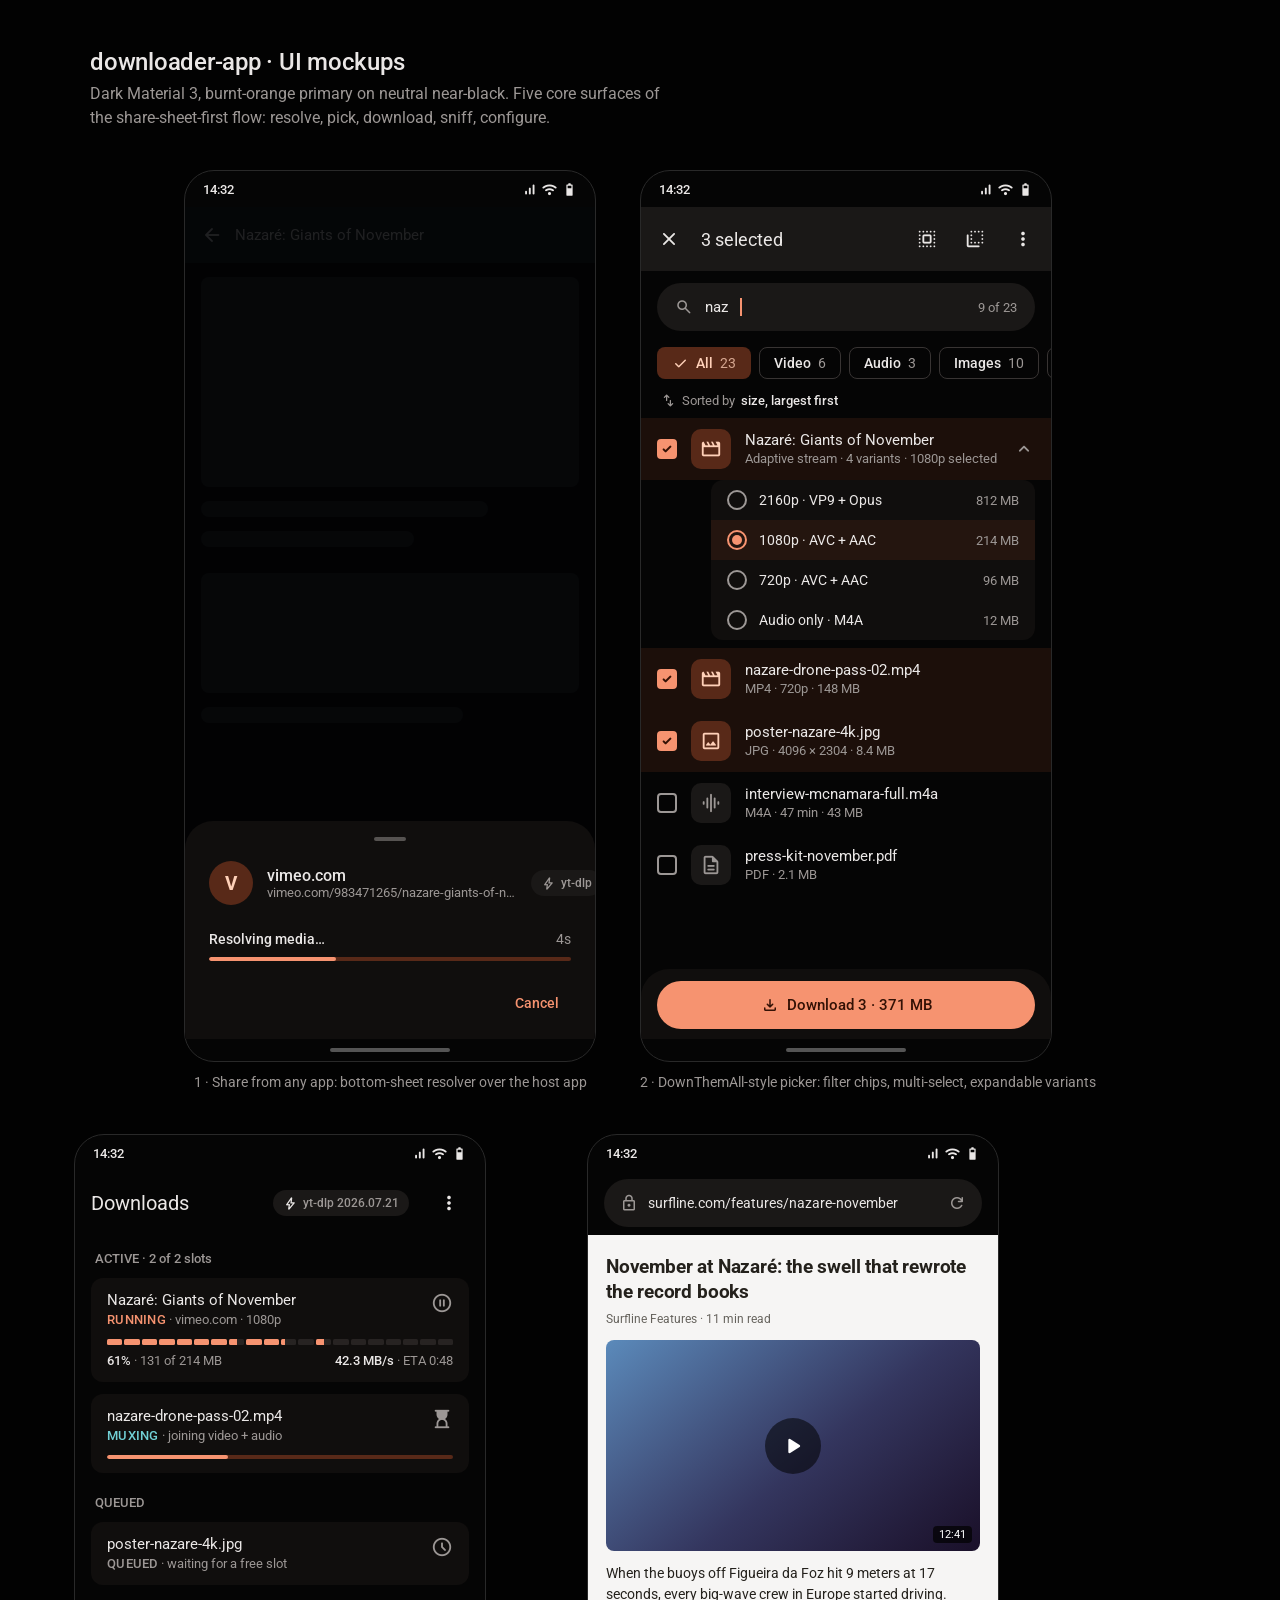
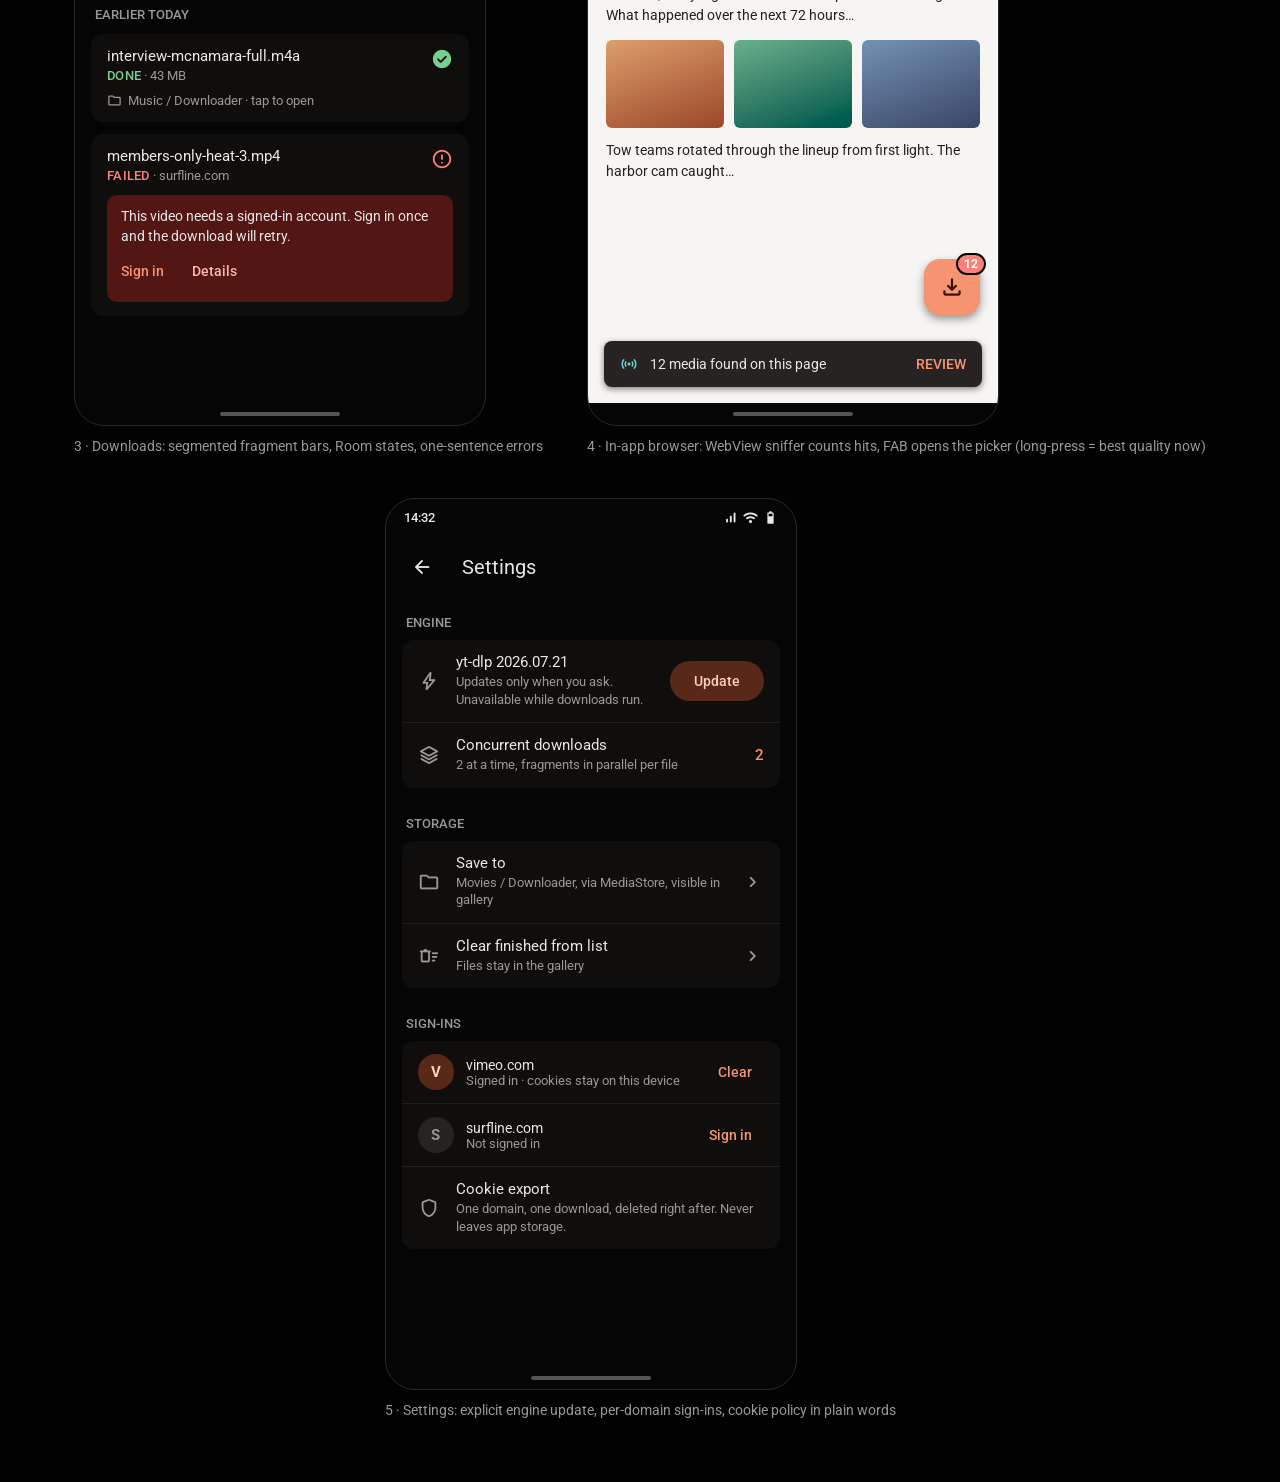
<file: design/mockups.html>
<!DOCTYPE html>
<html lang="en">
<head>
<meta charset="utf-8">
<meta name="viewport" content="width=device-width, initial-scale=1">
<title>downloader-app · UI mockups</title>
<link rel="preconnect" href="https://fonts.googleapis.com">
<link rel="stylesheet" href="https://fonts.googleapis.com/css2?family=Material+Symbols+Rounded:opsz,wght,FILL,GRAD@20..48,300..500,0..1,0&display=block">
<link rel="stylesheet" href="https://fonts.googleapis.com/css2?family=Roboto:wght@400;500;700&display=swap">
<style>
/* ---------- design tokens (dark M3, restrained: burnt-orange primary on pure neutral) ---------- */
:root{
  --bg:        oklch(0.115 0 0);
  --surface:   oklch(0.165 0.004 40);
  --surface-2: oklch(0.21 0.005 40);
  --surface-3: oklch(0.26 0.006 40);
  --outline:   oklch(0.33 0.006 40);
  --ink:       oklch(0.93 0.004 45);
  --muted:     oklch(0.68 0.007 45);
  --primary:   oklch(0.76 0.13 40);
  --on-primary:oklch(0.23 0.06 40);
  --primary-container: oklch(0.34 0.075 40);
  --on-primary-container: oklch(0.90 0.07 45);
  --accent:    oklch(0.80 0.09 200);
  --good:      oklch(0.78 0.13 150);
  --bad:       oklch(0.74 0.15 25);
  --bad-container: oklch(0.30 0.09 25);
  /* radius system: sheets 28 / cards 12 / chips 8 / buttons pill — M3 convention */
  --r-sheet: 28px; --r-card: 12px; --r-chip: 8px;
}
*{margin:0;padding:0;box-sizing:border-box}
body{
  background: oklch(0.08 0 0);
  color: var(--ink);
  font-family: Roboto, system-ui, sans-serif;
  padding: 48px 32px 64px;
}
.ms{
  font-family:'Material Symbols Rounded';
  font-weight:normal;font-style:normal;line-height:1;
  letter-spacing:normal;text-transform:none;display:inline-block;
  white-space:nowrap;direction:ltr;-webkit-font-smoothing:antialiased;
  font-variation-settings:'opsz' 24,'wght' 400;
  font-size:22px; user-select:none;
}
.ms.fill{font-variation-settings:'FILL' 1,'opsz' 24}
.ms.sm{font-size:18px}
.ms.xs{font-size:15px}

/* ---------- gallery shell ---------- */
header.gallery{max-width:1100px;margin:0 auto 40px}
header.gallery h1{font-size:1.5rem;font-weight:500;letter-spacing:-0.01em}
header.gallery p{color:var(--muted);margin-top:6px;max-width:65ch;line-height:1.5}
.frames{display:flex;flex-wrap:wrap;gap:44px;justify-content:center}
figure{display:flex;flex-direction:column;gap:12px}
figcaption{color:var(--muted);font-size:0.85rem;text-align:center}

/* ---------- phone frame ---------- */
.phone{
  width:412px;height:892px;
  background:var(--bg);
  border-radius:30px;
  border:1px solid oklch(0.28 0 0);
  overflow:hidden;position:relative;
  display:flex;flex-direction:column;
  font-size:15px;
}
.statusbar{
  height:36px;flex:none;display:flex;align-items:center;
  justify-content:space-between;padding:0 18px;font-size:13px;font-weight:500;
}
.statusbar .right{display:flex;gap:5px;align-items:center}
.statusbar .ms{font-size:15px}
.gesture{
  height:22px;flex:none;display:flex;align-items:center;justify-content:center;
}
.gesture::before{content:"";width:120px;height:4px;border-radius:2px;background:oklch(0.45 0 0)}
.screen{flex:1;display:flex;flex-direction:column;overflow:hidden;position:relative}

/* ---------- shared M3 components ---------- */
.appbar{
  height:64px;flex:none;display:flex;align-items:center;gap:20px;padding:0 16px;
}
.appbar .title{font-size:1.25rem;font-weight:400}
.appbar .spacer{flex:1}
.appbar .ms{color:var(--ink)}
.iconbtn{width:40px;height:40px;border-radius:50%;display:flex;align-items:center;justify-content:center;flex:none}

.btn{
  border:none;font:inherit;font-weight:500;font-size:14px;
  height:40px;padding:0 24px;border-radius:20px;
  display:inline-flex;align-items:center;gap:8px;justify-content:center;
  cursor:pointer;
}
.btn.filled{background:var(--primary);color:var(--on-primary)}
.btn.tonal{background:var(--primary-container);color:var(--on-primary-container)}
.btn.text{background:none;color:var(--primary);padding:0 12px}
.btn.outlined{background:none;color:var(--primary);border:1px solid var(--outline)}

.chip{
  height:32px;padding:0 14px;border-radius:var(--r-chip);
  border:1px solid var(--outline);color:var(--ink);
  display:inline-flex;align-items:center;gap:7px;font-size:13.5px;font-weight:500;
  flex:none;
}
.chip .count{color:var(--muted);font-weight:400}
.chip.sel{background:var(--primary-container);border-color:transparent;color:var(--on-primary-container)}
.chip.sel .count{color:var(--on-primary-container);opacity:0.75}
.chip .ms{font-size:17px}

.card{background:var(--surface);border-radius:var(--r-card)}

/* segmented fragment bar (DownThemAll style) */
.segbar{display:flex;gap:2px;height:6px}
.segbar i{flex:1;border-radius:1.5px;background:var(--surface-3)}
.segbar i.f{background:var(--primary)}
.segbar i.p{background:linear-gradient(90deg,var(--primary) 55%,var(--surface-3) 55%)}
.segbar i.p2{background:linear-gradient(90deg,var(--primary) 25%,var(--surface-3) 25%)}

/* indeterminate progress */
.linprog{height:4px;border-radius:2px;background:var(--primary-container);overflow:hidden;position:relative}
.linprog::after{
  content:"";position:absolute;inset:0;width:35%;border-radius:2px;background:var(--primary);
  animation:indet 1.4s cubic-bezier(0.65,0,0.35,1) infinite;
}
@keyframes indet{from{transform:translateX(-110%)}to{transform:translateX(400%)}}
@media (prefers-reduced-motion: reduce){.linprog::after{animation:none;width:100%;opacity:0.5}}

.checkbox{
  width:20px;height:20px;border-radius:4px;border:2px solid var(--muted);flex:none;
}
.checkbox.on{
  background:var(--primary);border-color:var(--primary);position:relative;
}
.checkbox.on::after{
  content:"check";font-family:'Material Symbols Rounded';font-size:16px;font-weight:700;
  color:var(--on-primary);position:absolute;inset:0;display:flex;align-items:center;justify-content:center;
}
.radio{width:20px;height:20px;border-radius:50%;border:2px solid var(--muted);flex:none}
.radio.on{border-color:var(--primary);position:relative}
.radio.on::after{content:"";position:absolute;inset:3px;border-radius:50%;background:var(--primary)}

/* ============ F1 · share sheet ============ */
.hostapp{position:absolute;inset:0;background:oklch(0.14 0.01 260);filter:brightness(0.45)}
.hostapp .bar{height:56px;background:oklch(0.2 0.015 260);display:flex;align-items:center;padding:0 16px;gap:12px;color:oklch(0.6 0.01 260)}
.hostapp .blk{background:oklch(0.22 0.012 260);border-radius:8px;margin:14px 16px}
.scrim{position:absolute;inset:0;background:oklch(0 0 0 / 0.45)}
.sheet{
  position:absolute;left:0;right:0;bottom:0;
  background:var(--surface);border-radius:var(--r-sheet) var(--r-sheet) 0 0;
  padding:8px 24px 16px;
}
.sheet .handle{width:32px;height:4px;border-radius:2px;background:var(--muted);opacity:0.5;margin:8px auto 20px}
.srcrow{display:flex;align-items:center;gap:14px}
.favicon{
  width:44px;height:44px;border-radius:50%;background:var(--primary-container);
  color:var(--on-primary-container);display:flex;align-items:center;justify-content:center;
  font-weight:700;font-size:19px;flex:none;
}
.srcrow .dom{font-weight:500;font-size:16px}
.srcrow .url{color:var(--muted);font-size:13px;white-space:nowrap;overflow:hidden;text-overflow:ellipsis;max-width:250px}
.enginechip{
  margin-left:auto;flex:none;height:26px;padding:0 10px;border-radius:13px;
  background:var(--surface-2);color:var(--muted);font-size:12px;font-weight:500;
  display:flex;align-items:center;gap:5px;
}
.resolve{margin:26px 0 8px}
.resolve .label{display:flex;justify-content:space-between;font-size:14px;margin-bottom:10px}
.resolve .label b{font-weight:500}
.resolve .label span{color:var(--muted)}
.sheetactions{display:flex;justify-content:flex-end;gap:8px;margin-top:22px}

/* ============ F2 · picker ============ */
.ctxbar{
  height:64px;flex:none;display:flex;align-items:center;gap:8px;padding:0 8px;
  background:var(--surface-2);
}
.ctxbar .n{font-size:1.15rem;font-weight:400;margin-left:4px}
.ctxbar .spacer{flex:1}
.searchrow{padding:12px 16px 4px}
.search{
  height:48px;border-radius:24px;background:var(--surface-2);
  display:flex;align-items:center;gap:12px;padding:0 18px;color:var(--muted);font-size:14.5px;
}
.search .q{color:var(--ink)}
.search .caret{width:1.5px;height:18px;background:var(--primary);animation:blink 1.1s steps(1) infinite}
@keyframes blink{50%{opacity:0}}
@media (prefers-reduced-motion: reduce){.search .caret{animation:none}}
.chiprow{display:flex;gap:8px;padding:12px 16px 4px;overflow:hidden}
.sortrow{display:flex;align-items:center;gap:6px;padding:10px 20px 6px;color:var(--muted);font-size:13px}
.sortrow b{color:var(--ink);font-weight:500}
.list{flex:1;overflow:hidden;padding:4px 0}
.row{display:flex;align-items:center;gap:14px;padding:11px 16px;min-height:60px}
.row .ticon{
  width:40px;height:40px;border-radius:10px;background:var(--surface-2);flex:none;
  display:flex;align-items:center;justify-content:center;color:var(--muted);
}
.row.sel{background:oklch(0.34 0.075 40 / 0.28)}
.row.sel .ticon{background:var(--primary-container);color:var(--on-primary-container)}
.row .body{flex:1;min-width:0}
.row .name{font-size:14.5px;white-space:nowrap;overflow:hidden;text-overflow:ellipsis}
.row .meta{color:var(--muted);font-size:12.5px;margin-top:2px}
.row .ms.chev{color:var(--muted)}
.variants{background:var(--surface);margin:0 16px 8px 70px;border-radius:var(--r-card);overflow:hidden}
.vrow{display:flex;align-items:center;gap:12px;padding:10px 16px;font-size:13.5px}
.vrow .sz{margin-left:auto;color:var(--muted);font-size:12.5px}
.vrow.on{background:oklch(0.34 0.075 40 / 0.28)}
.pickerfoot{
  flex:none;padding:12px 16px 10px;background:var(--surface);
  border-radius:var(--r-sheet) var(--r-sheet) 0 0;
  display:flex;align-items:center;gap:12px;
}
.pickerfoot .btn.filled{flex:1;height:48px;border-radius:24px;font-size:15px}

/* ============ F3 · downloads ============ */
.dlcard{margin:6px 16px;padding:14px 16px}
.dlhead{display:flex;align-items:flex-start;gap:12px}
.dlhead .body{flex:1;min-width:0}
.dlhead .name{font-size:14.5px;white-space:nowrap;overflow:hidden;text-overflow:ellipsis}
.dlhead .meta{color:var(--muted);font-size:12.5px;margin-top:3px}
.dlhead .ms{color:var(--muted)}
.dlcard .segbar{margin:12px 0 8px}
.dlstats{display:flex;justify-content:space-between;color:var(--muted);font-size:12.5px}
.dlstats b{color:var(--ink);font-weight:500}
.state{font-size:12.5px;font-weight:500;letter-spacing:0.02em}
.state.run{color:var(--primary)}
.state.mux{color:var(--accent)}
.state.done{color:var(--good)}
.state.fail{color:var(--bad)}
.failbox{
  margin-top:12px;padding:12px 14px;border-radius:10px;background:var(--bad-container);
  font-size:13.5px;line-height:1.45;
}
.failactions{display:flex;gap:4px;margin-top:8px;margin-left:-12px}
.failactions .btn.text{height:36px;font-size:13.5px}
.failactions .btn.text.err{color:oklch(0.85 0.09 25)}
.donemeta{display:flex;align-items:center;gap:6px;color:var(--muted);font-size:12.5px;margin-top:10px}
.sectionlabel{padding:16px 20px 6px;color:var(--muted);font-size:12.5px;font-weight:500}

/* ============ F4 · browser + sniffer ============ */
.urlbar{
  margin:8px 16px;height:48px;border-radius:24px;background:var(--surface-2);
  display:flex;align-items:center;gap:10px;padding:0 16px;font-size:14px;
}
.urlbar .lock{color:var(--muted)}
.webview{flex:1;background:oklch(0.97 0.002 80);color:oklch(0.25 0.01 80);overflow:hidden;padding:20px 18px}
.webview h2{font-size:19px;line-height:1.3;font-weight:700;letter-spacing:-0.01em}
.webview .byline{font-size:12px;color:oklch(0.5 0.01 80);margin:8px 0 14px}
.webview .vidthumb{
  aspect-ratio:16/9;border-radius:8px;position:relative;overflow:hidden;
  background:linear-gradient(140deg,oklch(0.62 0.09 250),oklch(0.35 0.07 280) 55%,oklch(0.2 0.05 300));
}
.webview .vidthumb .play{
  position:absolute;inset:0;display:flex;align-items:center;justify-content:center;
}
.webview .vidthumb .play i{
  width:56px;height:56px;border-radius:50%;background:oklch(0 0 0/0.55);color:#fff;
  display:flex;align-items:center;justify-content:center;
}
.webview .vidthumb .dur{
  position:absolute;right:8px;bottom:8px;background:oklch(0 0 0/0.7);color:#fff;
  font-size:11px;padding:2px 6px;border-radius:4px;
}
.webview p{font-size:13.5px;line-height:1.55;margin-top:12px}
.webview .thumbrow{display:flex;gap:10px;margin-top:14px}
.webview .thumbrow div{flex:1;aspect-ratio:4/3;border-radius:6px}
.webview .thumbrow div:nth-child(1){background:linear-gradient(160deg,oklch(0.75 0.1 60),oklch(0.5 0.12 40))}
.webview .thumbrow div:nth-child(2){background:linear-gradient(160deg,oklch(0.7 0.09 160),oklch(0.4 0.08 180))}
.webview .thumbrow div:nth-child(3){background:linear-gradient(160deg,oklch(0.65 0.06 250),oklch(0.4 0.06 270))}
.fab{
  position:absolute;right:18px;bottom:88px;
  width:56px;height:56px;border-radius:16px;background:var(--primary);color:var(--on-primary);
  display:flex;align-items:center;justify-content:center;
  box-shadow:0 4px 8px oklch(0 0 0/0.4);
}
.fab .badge{
  position:absolute;top:-6px;right:-6px;min-width:22px;height:22px;border-radius:11px;
  background:var(--bad);color:#fff;font-size:12px;font-weight:700;
  display:flex;align-items:center;justify-content:center;padding:0 6px;
  border:2px solid var(--bg);
}
.snack{
  position:absolute;left:16px;right:16px;bottom:16px;
  background:var(--surface-3);border-radius:8px;padding:14px 16px;
  display:flex;align-items:center;gap:12px;font-size:13.5px;
  box-shadow:0 2px 6px oklch(0 0 0/0.5);
}
.snack .act{margin-left:auto;color:var(--primary);font-weight:500;flex:none}

/* ============ F5 · settings ============ */
.setgroup{margin:4px 16px 12px}
.setrow{display:flex;align-items:center;gap:16px;padding:14px 16px;min-height:64px}
.setrow + .setrow{border-top:1px solid oklch(0.24 0.004 40)}
.setrow .ms{color:var(--muted);flex:none}
.setrow .body{flex:1;min-width:0}
.setrow .t{font-size:14.5px}
.setrow .d{color:var(--muted);font-size:12.5px;margin-top:2px;line-height:1.4}
.setrow .btn{flex:none}
.switch{width:48px;height:28px;border-radius:14px;background:var(--surface-3);border:2px solid var(--outline);flex:none;position:relative}
.switch::after{content:"";position:absolute;top:2px;left:3px;width:18px;height:18px;border-radius:50%;background:var(--muted)}
.switch.on{background:var(--primary);border-color:var(--primary)}
.switch.on::after{left:auto;right:2px;background:var(--on-primary);width:22px;height:22px;top:0}
.domrow{display:flex;align-items:center;gap:12px;padding:11px 16px}
.domrow .favicon{width:36px;height:36px;font-size:15px}
.domrow .body{flex:1}
.domrow .t{font-size:14px}
.domrow .d{color:var(--muted);font-size:12.5px}
</style>
</head>
<body>

<header class="gallery">
  <h1>downloader-app · UI mockups</h1>
  <p>Dark Material 3, burnt-orange primary on neutral near-black. Five core surfaces of the share-sheet-first flow: resolve, pick, download, sniff, configure.</p>
</header>

<div class="frames">

<!-- ================= F1 · SHARE SHEET ================= -->
<figure>
<div class="phone" id="f1">
  <div class="statusbar" style="position:relative;z-index:3">
    <span>14:32</span>
    <span class="right"><span class="ms">signal_cellular_alt</span><span class="ms">wifi</span><span class="ms">battery_5_bar</span></span>
  </div>
  <div class="screen">
    <div class="hostapp">
      <div class="bar"><span class="ms">arrow_back</span><span style="font-size:15px">Nazaré: Giants of November</span></div>
      <div class="blk" style="height:210px"></div>
      <div class="blk" style="height:16px;width:70%"></div>
      <div class="blk" style="height:16px;width:52%"></div>
      <div class="blk" style="height:120px;margin-top:26px"></div>
      <div class="blk" style="height:16px;width:64%"></div>
    </div>
    <div class="scrim"></div>
    <div class="sheet">
      <div class="handle"></div>
      <div class="srcrow">
        <div class="favicon">V</div>
        <div>
          <div class="dom">vimeo.com</div>
          <div class="url">vimeo.com/983471265/nazare-giants-of-november</div>
        </div>
        <div class="enginechip"><span class="ms xs">bolt</span>yt-dlp</div>
      </div>
      <div class="resolve">
        <div class="label"><b>Resolving media…</b><span>4s</span></div>
        <div class="linprog"></div>
      </div>
      <div class="sheetactions">
        <button class="btn text">Cancel</button>
      </div>
    </div>
  </div>
  <div class="gesture" style="position:relative;z-index:3"></div>
</div>
<figcaption>1 · Share from any app: bottom-sheet resolver over the host app</figcaption>
</figure>

<!-- ================= F2 · PICKER ================= -->
<figure>
<div class="phone" id="f2">
  <div class="statusbar">
    <span>14:32</span>
    <span class="right"><span class="ms">signal_cellular_alt</span><span class="ms">wifi</span><span class="ms">battery_5_bar</span></span>
  </div>
  <div class="screen">
    <div class="ctxbar">
      <div class="iconbtn"><span class="ms">close</span></div>
      <span class="n">3 selected</span>
      <div class="spacer"></div>
      <div class="iconbtn"><span class="ms">select_all</span></div>
      <div class="iconbtn"><span class="ms">flip_to_back</span></div>
      <div class="iconbtn"><span class="ms">more_vert</span></div>
    </div>
    <div class="searchrow">
      <div class="search"><span class="ms sm">search</span><span class="q">naz</span><span class="caret"></span><span style="margin-left:auto;font-size:12.5px">9 of 23</span></div>
    </div>
    <div class="chiprow">
      <span class="chip sel"><span class="ms">done</span>All <span class="count">23</span></span>
      <span class="chip">Video <span class="count">6</span></span>
      <span class="chip">Audio <span class="count">3</span></span>
      <span class="chip">Images <span class="count">10</span></span>
      <span class="chip">Docs <span class="count">2</span></span>
    </div>
    <div class="sortrow"><span class="ms xs">swap_vert</span>Sorted by <b>size, largest first</b></div>
    <div class="list">
      <div class="row sel">
        <span class="checkbox on"></span>
        <div class="ticon"><span class="ms">movie</span></div>
        <div class="body">
          <div class="name">Nazaré: Giants of November</div>
          <div class="meta">Adaptive stream · 4 variants · 1080p selected</div>
        </div>
        <span class="ms chev">expand_less</span>
      </div>
      <div class="variants">
        <div class="vrow"><span class="radio"></span>2160p · VP9 + Opus<span class="sz">812 MB</span></div>
        <div class="vrow on"><span class="radio on"></span>1080p · AVC + AAC<span class="sz">214 MB</span></div>
        <div class="vrow"><span class="radio"></span>720p · AVC + AAC<span class="sz">96 MB</span></div>
        <div class="vrow"><span class="radio"></span>Audio only · M4A<span class="sz">12 MB</span></div>
      </div>
      <div class="row sel">
        <span class="checkbox on"></span>
        <div class="ticon"><span class="ms">movie</span></div>
        <div class="body">
          <div class="name">nazare-drone-pass-02.mp4</div>
          <div class="meta">MP4 · 720p · 148 MB</div>
        </div>
      </div>
      <div class="row sel">
        <span class="checkbox on"></span>
        <div class="ticon"><span class="ms">image</span></div>
        <div class="body">
          <div class="name">poster-nazare-4k.jpg</div>
          <div class="meta">JPG · 4096 × 2304 · 8.4 MB</div>
        </div>
      </div>
      <div class="row">
        <span class="checkbox"></span>
        <div class="ticon"><span class="ms">graphic_eq</span></div>
        <div class="body">
          <div class="name">interview-mcnamara-full.m4a</div>
          <div class="meta">M4A · 47 min · 43 MB</div>
        </div>
      </div>
      <div class="row">
        <span class="checkbox"></span>
        <div class="ticon"><span class="ms">description</span></div>
        <div class="body">
          <div class="name">press-kit-november.pdf</div>
          <div class="meta">PDF · 2.1 MB</div>
        </div>
      </div>
    </div>
    <div class="pickerfoot">
      <button class="btn filled"><span class="ms sm">download</span>Download 3 · 371 MB</button>
    </div>
  </div>
  <div class="gesture"></div>
</div>
<figcaption>2 · DownThemAll-style picker: filter chips, multi-select, expandable variants</figcaption>
</figure>

<!-- ================= F3 · DOWNLOADS ================= -->
<figure>
<div class="phone" id="f3">
  <div class="statusbar">
    <span>14:32</span>
    <span class="right"><span class="ms">signal_cellular_alt</span><span class="ms">wifi</span><span class="ms">battery_5_bar</span></span>
  </div>
  <div class="screen">
    <div class="appbar">
      <span class="title">Downloads</span>
      <div class="spacer"></div>
      <div class="enginechip"><span class="ms xs">bolt</span>yt-dlp 2026.07.21</div>
      <div class="iconbtn"><span class="ms">more_vert</span></div>
    </div>
    <div class="sectionlabel">ACTIVE · 2 of 2 slots</div>
    <div class="card dlcard">
      <div class="dlhead">
        <div class="body">
          <div class="name">Nazaré: Giants of November</div>
          <div class="meta"><span class="state run">RUNNING</span> · vimeo.com · 1080p</div>
        </div>
        <span class="ms">pause_circle</span>
      </div>
      <div class="segbar">
        <i class="f"></i><i class="f"></i><i class="f"></i><i class="f"></i><i class="f"></i><i class="f"></i><i class="f"></i><i class="p"></i><i class="f"></i><i class="f"></i><i class="p2"></i><i></i><i class="p"></i><i></i><i></i><i></i><i></i><i></i><i></i><i></i>
      </div>
      <div class="dlstats"><span><b>61%</b> · 131 of 214 MB</span><span><b>42.3 MB/s</b> · ETA 0:48</span></div>
    </div>
    <div class="card dlcard">
      <div class="dlhead">
        <div class="body">
          <div class="name">nazare-drone-pass-02.mp4</div>
          <div class="meta"><span class="state mux">MUXING</span> · joining video + audio</div>
        </div>
        <span class="ms">hourglass_top</span>
      </div>
      <div class="linprog" style="margin-top:12px"></div>
    </div>
    <div class="sectionlabel">QUEUED</div>
    <div class="card dlcard">
      <div class="dlhead">
        <div class="body">
          <div class="name">poster-nazare-4k.jpg</div>
          <div class="meta"><span class="state" style="color:var(--muted)">QUEUED</span> · waiting for a free slot</div>
        </div>
        <span class="ms">schedule</span>
      </div>
    </div>
    <div class="sectionlabel">EARLIER TODAY</div>
    <div class="card dlcard">
      <div class="dlhead">
        <div class="body">
          <div class="name">interview-mcnamara-full.m4a</div>
          <div class="meta"><span class="state done">DONE</span> · 43 MB</div>
        </div>
        <span class="ms fill" style="color:var(--good)">check_circle</span>
      </div>
      <div class="donemeta"><span class="ms xs">folder</span>Music / Downloader · tap to open</div>
    </div>
    <div class="card dlcard">
      <div class="dlhead">
        <div class="body">
          <div class="name">members-only-heat-3.mp4</div>
          <div class="meta"><span class="state fail">FAILED</span> · surfline.com</div>
        </div>
        <span class="ms" style="color:var(--bad)">error</span>
      </div>
      <div class="failbox">
        This video needs a signed-in account. Sign in once and the download will retry.
        <div class="failactions">
          <button class="btn text">Sign in</button>
          <button class="btn text err">Details</button>
        </div>
      </div>
    </div>
  </div>
  <div class="gesture"></div>
</div>
<figcaption>3 · Downloads: segmented fragment bars, Room states, one-sentence errors</figcaption>
</figure>

<!-- ================= F4 · BROWSER + SNIFFER ================= -->
<figure>
<div class="phone" id="f4">
  <div class="statusbar">
    <span>14:32</span>
    <span class="right"><span class="ms">signal_cellular_alt</span><span class="ms">wifi</span><span class="ms">battery_5_bar</span></span>
  </div>
  <div class="screen">
    <div class="urlbar">
      <span class="ms sm lock">lock</span>
      <span style="flex:1;white-space:nowrap;overflow:hidden;text-overflow:ellipsis">surfline.com/features/nazare-november</span>
      <span class="ms sm" style="color:var(--muted)">refresh</span>
    </div>
    <div class="webview">
      <h2>November at Nazaré: the swell that rewrote the record books</h2>
      <div class="byline">Surfline Features · 11 min read</div>
      <div class="vidthumb">
        <div class="play"><i><span class="ms fill" style="font-size:28px">play_arrow</span></i></div>
        <div class="dur">12:41</div>
      </div>
      <p>When the buoys off Figueira da Foz hit 9 meters at 17 seconds, every big-wave crew in Europe started driving. What happened over the next 72 hours…</p>
      <div class="thumbrow"><div></div><div></div><div></div></div>
      <p>Tow teams rotated through the lineup from first light. The harbor cam caught…</p>
    </div>
    <div class="fab">
      <span class="ms fill" style="font-size:26px">download</span>
      <span class="badge">12</span>
    </div>
    <div class="snack">
      <span class="ms sm" style="color:var(--accent)">sensors</span>
      12 media found on this page
      <span class="act">REVIEW</span>
    </div>
  </div>
  <div class="gesture"></div>
</div>
<figcaption>4 · In-app browser: WebView sniffer counts hits, FAB opens the picker (long-press = best quality now)</figcaption>
</figure>

<!-- ================= F5 · SETTINGS ================= -->
<figure>
<div class="phone" id="f5">
  <div class="statusbar">
    <span>14:32</span>
    <span class="right"><span class="ms">signal_cellular_alt</span><span class="ms">wifi</span><span class="ms">battery_5_bar</span></span>
  </div>
  <div class="screen">
    <div class="appbar">
      <div class="iconbtn"><span class="ms">arrow_back</span></div>
      <span class="title">Settings</span>
    </div>
    <div class="sectionlabel">ENGINE</div>
    <div class="card setgroup">
      <div class="setrow">
        <span class="ms">bolt</span>
        <div class="body">
          <div class="t">yt-dlp 2026.07.21</div>
          <div class="d">Updates only when you ask. Unavailable while downloads run.</div>
        </div>
        <button class="btn tonal">Update</button>
      </div>
      <div class="setrow">
        <span class="ms">stacks</span>
        <div class="body">
          <div class="t">Concurrent downloads</div>
          <div class="d">2 at a time, fragments in parallel per file</div>
        </div>
        <span style="color:var(--primary);font-weight:500">2</span>
      </div>
    </div>
    <div class="sectionlabel">STORAGE</div>
    <div class="card setgroup">
      <div class="setrow">
        <span class="ms">folder</span>
        <div class="body">
          <div class="t">Save to</div>
          <div class="d">Movies / Downloader, via MediaStore, visible in gallery</div>
        </div>
        <span class="ms">chevron_right</span>
      </div>
      <div class="setrow">
        <span class="ms">delete_sweep</span>
        <div class="body">
          <div class="t">Clear finished from list</div>
          <div class="d">Files stay in the gallery</div>
        </div>
        <span class="ms">chevron_right</span>
      </div>
    </div>
    <div class="sectionlabel">SIGN-INS</div>
    <div class="card setgroup">
      <div class="domrow">
        <div class="favicon">V</div>
        <div class="body">
          <div class="t">vimeo.com</div>
          <div class="d">Signed in · cookies stay on this device</div>
        </div>
        <button class="btn text">Clear</button>
      </div>
      <div class="domrow" style="border-top:1px solid oklch(0.24 0.004 40)">
        <div class="favicon" style="background:var(--surface-3);color:var(--muted)">S</div>
        <div class="body">
          <div class="t">surfline.com</div>
          <div class="d">Not signed in</div>
        </div>
        <button class="btn text">Sign in</button>
      </div>
      <div class="setrow" style="border-top:1px solid oklch(0.24 0.004 40)">
        <span class="ms">shield</span>
        <div class="body">
          <div class="t">Cookie export</div>
          <div class="d">One domain, one download, deleted right after. Never leaves app storage.</div>
        </div>
      </div>
    </div>
  </div>
  <div class="gesture"></div>
</div>
<figcaption>5 · Settings: explicit engine update, per-domain sign-ins, cookie policy in plain words</figcaption>
</figure>

</div>
</body>
</html>
</file>
<file: static/style.css>
:root{--paper:#f6f5f1;--ink:#202b24;--muted:#777d75;--line:#dddfd6;--green:#d5f887;--dark:#283b2b}*{box-sizing:border-box}html{scroll-behavior:smooth;scroll-padding-top:30px}body{margin:0;background:var(--paper);color:var(--ink);font-family:Arial,Helvetica,sans-serif;-webkit-font-smoothing:antialiased}a{color:inherit;text-decoration:none}button,input{font:inherit}button,a,summary,input{touch-action:manipulation}button{cursor:pointer}button:disabled{cursor:wait;opacity:.6}[hidden]{display:none!important}:focus-visible{outline:3px solid #718d40;outline-offset:4px}.header{max-width:1280px;padding:28px 48px;margin:auto;display:flex;justify-content:space-between;align-items:center}.brand{display:inline-flex;align-items:center;font-weight:800;letter-spacing:-1.6px;font-size:30px}.brand-icon{background:var(--green);border-radius:10px;display:grid;place-items:center;width:37px;height:37px;font-size:32px;margin-right:10px;line-height:1}.brand-dot{color:#83a741}.header nav{display:flex;align-items:center;gap:32px;font-size:13px;font-weight:600}.github{border:1px solid var(--line);border-radius:8px;padding:11px 16px}.github span{margin-left:15px}.hero{text-align:center;padding:66px 24px 70px;max-width:1080px;margin:auto}.eyebrow{font-size:10px;letter-spacing:2px;font-weight:700;display:flex;justify-content:center;align-items:center;gap:8px}.eyebrow>span,.found>span{width:6px;height:6px;border-radius:50%;background:#729445}h1{font-size:clamp(54px,7vw,88px);font-weight:600;line-height:1.04;letter-spacing:-5px;margin:25px 0 25px}.save{position:relative;z-index:0}.save:before{content:'';position:absolute;inset:12% -5% 0;background:var(--green);z-index:-1;transform:rotate(-3deg);border-radius:40% 8% 30% 12%}.save svg{position:absolute;bottom:-17px;width:100%;height:18px;left:0;fill:none;stroke:#8aaa56;stroke-width:3;stroke-linecap:round}.intro{font-size:16px;color:#747b72;line-height:1.8;margin:30px 0 34px}.workspace{background:#fff;max-width:760px;margin:auto;text-align:left;padding:26px;border:1px solid var(--line);border-radius:16px;box-shadow:0 10px 35px #26332106}label{font-size:9px;letter-spacing:1.5px;font-weight:700;color:#7f877d;display:block;margin-bottom:12px}.input-row{border:1px solid #d9dfd3;background:#fafbf7;display:flex;padding:6px;align-items:center;border-radius:9px}.link-icon{font-size:23px;margin:0 12px;color:#8d9588}input{min-width:0;flex:1;background:transparent;border:0;outline:none;font-size:14px;color:var(--ink);padding:12px 0}input::placeholder{color:#92988f}.input-row:focus-within{outline:2px solid #91ad64;outline-offset:2px}.input-row button{background:var(--dark);color:white;border:0;padding:15px 20px;border-radius:6px;font-size:13px;font-weight:600;white-space:nowrap}.input-row button span{margin-left:19px}.input-meta{display:flex;justify-content:space-between;color:#969b91;font-size:10px;margin-top:13px}.support{margin:22px 0 26px;color:#92978c;font-size:11px}.tiny-check{color:#678747;margin-right:5px}.divider{color:#c5c9bf;margin:0 10px}.platforms{display:flex;align-items:center;justify-content:center;gap:32px;color:#868d81;font-weight:700;font-size:18px}.platforms .vimeo{font-family:Georgia,serif;font-style:italic;font-size:25px}.platforms .more{font-size:11px;font-weight:400}.availability{font-size:10px;color:#9b9f96;margin-top:22px}.how,.questions{max-width:1080px;margin:auto;padding:55px 24px 65px;border-top:1px solid var(--line)}.section-kicker{font-size:9px;letter-spacing:1.6px;color:#909887;font-weight:700}.section-top h2,.questions h2{font-size:30px;letter-spacing:-1.2px;font-weight:500;margin:15px 0 36px}.steps{display:grid;grid-template-columns:repeat(3,1fr);gap:48px}.step-number{font-size:11px;font-family:monospace;color:#8e9786;display:flex;justify-content:space-between;border-bottom:1px solid var(--line);padding-bottom:18px}.step-number span{font-family:Arial;font-size:24px;color:#566c47}.steps h3{font-size:17px;margin:22px 0 10px;letter-spacing:-.4px}.steps p{font-size:13px;line-height:1.8;color:#858b7e;max-width:250px}.questions{display:grid;grid-template-columns:1fr 1.3fr;gap:60px;padding-top:60px;padding-bottom:80px}.questions h2{line-height:1.2}.faq details{border-bottom:1px solid var(--line);font-size:13px}.faq summary{cursor:pointer;display:flex;justify-content:space-between;gap:16px;padding:21px 0;list-style:none}.faq summary::-webkit-details-marker{display:none}.faq summary span{color:#86957a;font-size:19px}.faq details[open] summary span{transform:rotate(45deg)}.faq p{font-size:12px;color:#7a8372;line-height:1.8;margin-top:0;padding-right:20px}footer{max-width:1184px;margin:auto;border-top:1px solid var(--line);padding:25px 24px 30px;display:flex;justify-content:space-between;align-items:center;gap:20px}footer .brand{font-size:23px}footer p,footer>a:last-child{font-size:10px;color:#8d9683}#message{padding:14px 16px;border-radius:7px;background:#f1f5e9;color:#546740;font-size:13px;line-height:1.6;margin-top:20px}#message.error{background:#fff0eb;color:#994f38}#result{margin-top:25px;padding-top:24px;border-top:1px solid var(--line)}.video-head{display:flex;align-items:center;gap:16px;position:relative}.thumbnail{width:142px;aspect-ratio:16/10;position:relative;flex-shrink:0;border-radius:7px;overflow:hidden;background:#e6ebdc;display:grid;place-items:center;color:#738759}.thumbnail img{width:100%;height:100%;object-fit:cover}.thumbnail #duration{position:absolute;right:5px;bottom:5px;background:#202b24c9;color:white;border-radius:3px;padding:3px 4px;font-size:9px}.found{display:flex;align-items:center;gap:5px;color:#79905e;font-size:8px;letter-spacing:1px;font-weight:700}.video-info{min-width:0;padding-right:20px}.video-info h2{font-size:16px;line-height:1.5;letter-spacing:-.4px;margin:9px 0 5px;overflow-wrap:anywhere}.video-info p{font-size:11px;color:var(--muted);margin:0}.clear{position:absolute;right:0;top:0;background:none;border:0;font-size:21px;color:#8f9886}.quality-heading{display:flex;align-items:center;justify-content:space-between;margin:26px 0 12px}.quality-heading h3{font-size:13px;margin:0}.quality-heading>span{font-size:10px;color:#929b85}#qualities{display:flex;flex-wrap:wrap;gap:8px}.quality{padding:12px 16px;border:1px solid var(--line);border-radius:7px;background:white;text-align:left;flex:1;min-width:90px;max-width:180px;color:var(--ink)}.quality[aria-checked=true]{border-color:#829e53;background:#f2f8e7;box-shadow:inset 0 0 0 1px #829e53}.quality strong{display:block;font-size:14px}.quality small{font-size:9px;color:#8b957e;display:block;margin-top:5px}.download{display:flex;justify-content:space-between;align-items:center;background:var(--green);color:#2b4025;width:100%;padding:16px 20px;border:0;border-radius:7px;font-weight:700;font-size:13px;margin-top:18px}.download:hover{filter:brightness(.97)}.progress-text{display:flex;justify-content:space-between;font-size:11px;color:#758666;margin:16px 0 7px}progress{display:block;width:100%;height:6px;accent-color:#86a850;border:0;border-radius:5px;overflow:hidden}progress::-webkit-progress-bar{background:#edf0e6}progress::-webkit-progress-value{background:#86a850}progress::-moz-progress-bar{background:#86a850}@media(min-width:1400px){.hero{padding-top:85px}}@media(max-width:700px){.header{padding:22px}.header nav{gap:16px}.header nav>a:first-child{display:none}.brand{font-size:26px}.brand-icon{width:31px;height:31px;font-size:27px}.hero{padding:45px 18px 45px}h1{letter-spacing:-3px}.eyebrow{font-size:8px}.intro{font-size:14px}.workspace{padding:18px}.link-icon{margin:0 8px}.input-row button{padding:14px 12px;font-size:11px}.input-row button span{margin-left:4px}input{font-size:12px}.input-meta{font-size:8px}.platforms{gap:18px;flex-wrap:wrap;font-size:15px}.platforms .vimeo{font-size:22px}.support{font-size:9px}.availability{line-height:1.7}.steps{grid-template-columns:1fr;gap:22px}.steps p{max-width:none}.steps h3{margin-top:15px}.how,.questions{margin:0 22px;padding:35px 0}.section-top h2,.questions h2{font-size:26px}.questions{grid-template-columns:1fr;gap:0}.questions h2 br{display:none}.questions h2{margin-bottom:15px}footer{flex-wrap:wrap;margin:0 22px;padding:22px 0}footer p{order:3;width:100%;margin:0}.thumbnail{width:100px}.video-info h2{font-size:13px}.quality{min-width:75px;padding:10px}.quality-heading>span{font-size:9px}}@media(prefers-reduced-motion:reduce){html{scroll-behavior:auto}}
</file>
